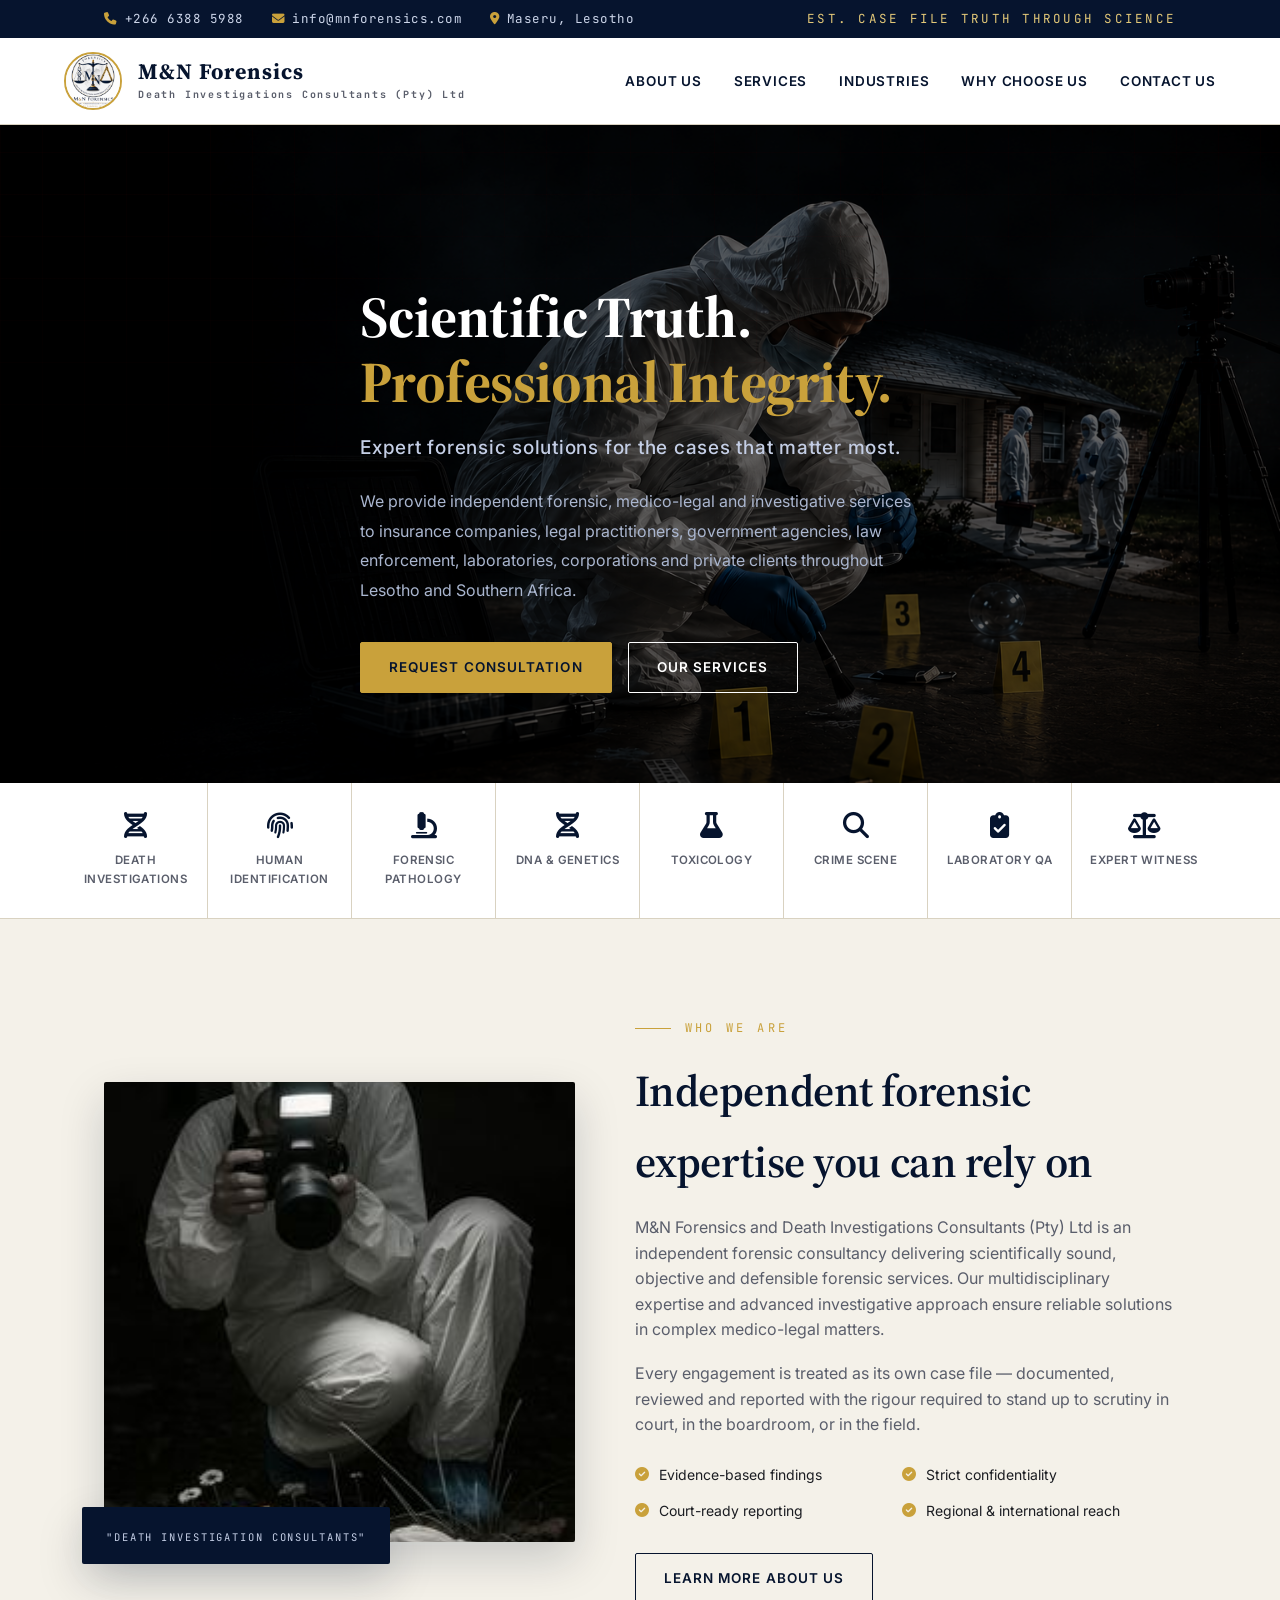
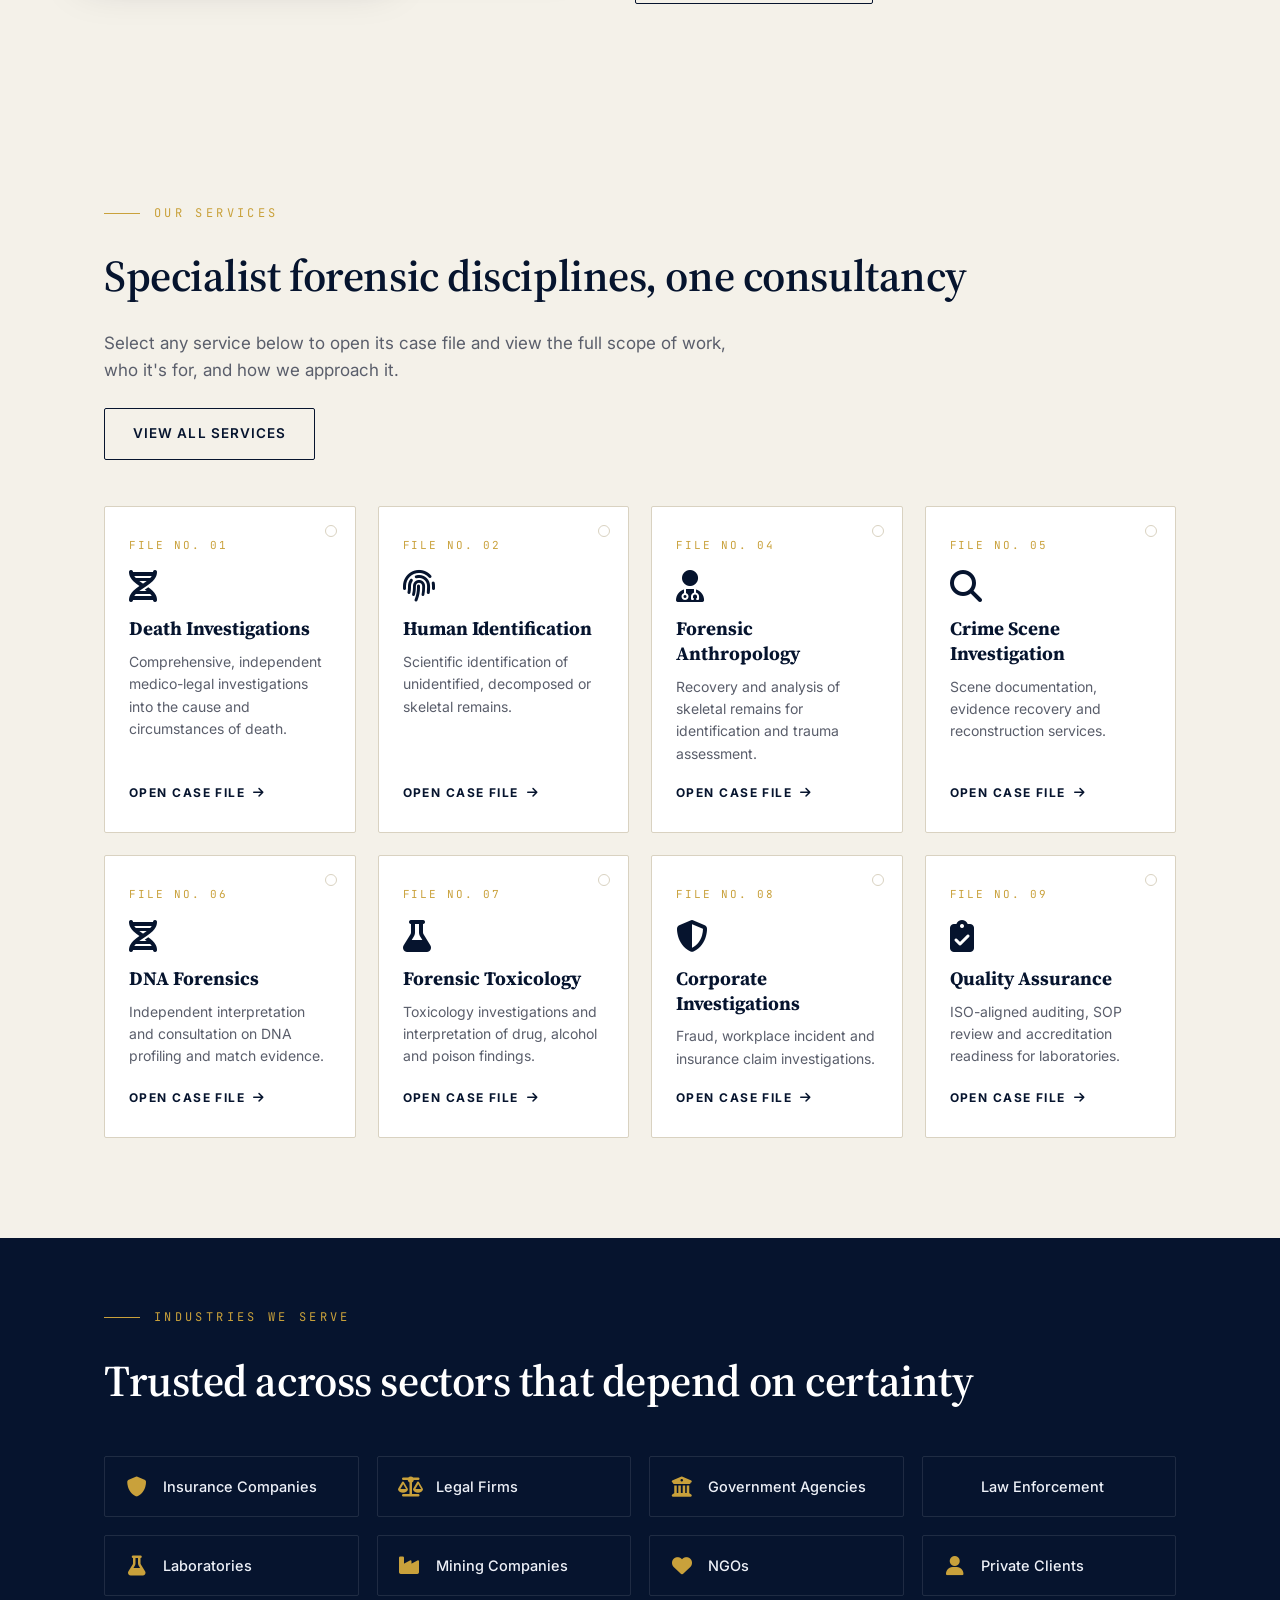
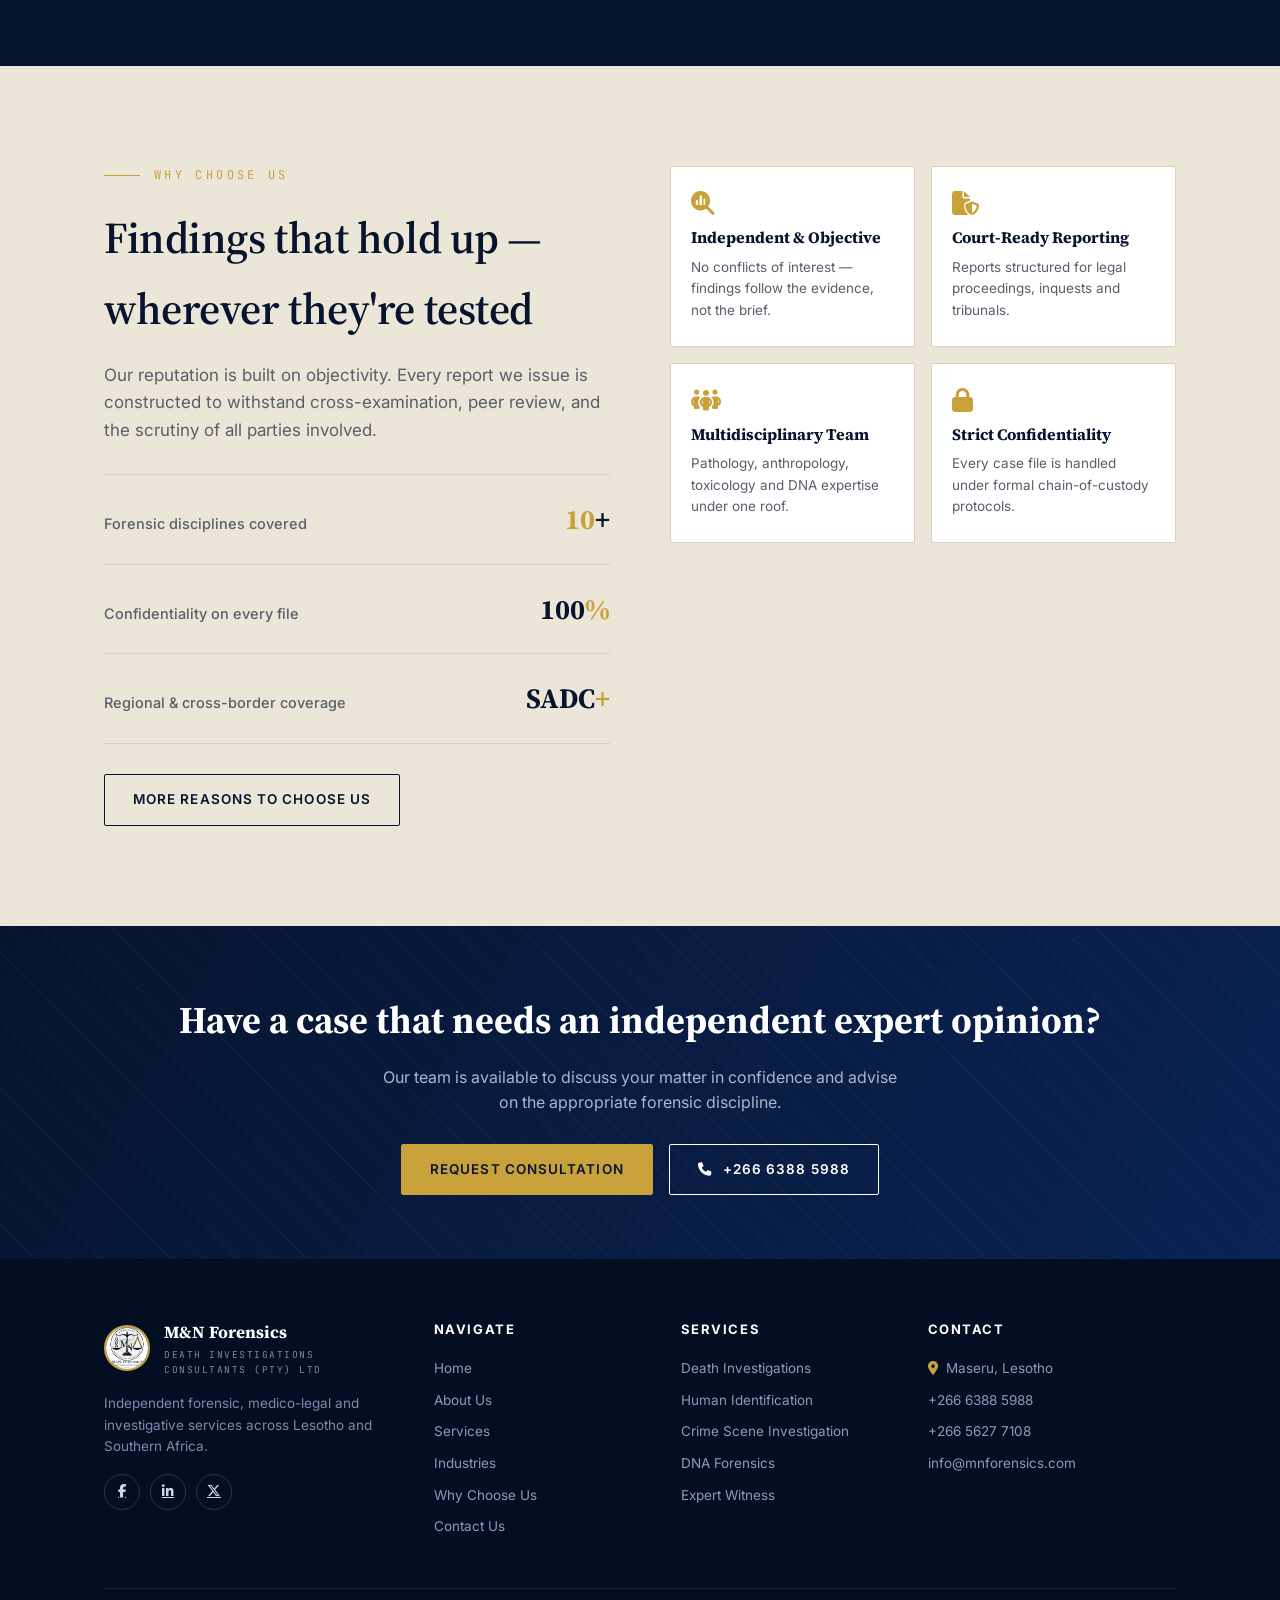
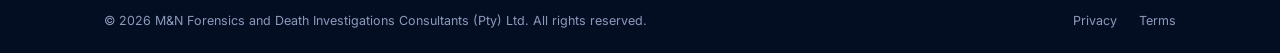
<file: index.html>
<!DOCTYPE html>
<html lang="en">
<head>
<meta charset="UTF-8">
<meta name="viewport" content="width=device-width, initial-scale=1.0">
<title>M&amp;N Forensics &amp; Death Investigations Consultants | Maseru, Lesotho</title>
<meta name="description" content="Independent forensic, medico-legal and investigative services for legal practitioners, insurers, government agencies and private clients across Lesotho and Southern Africa.">

<link rel="stylesheet" href="https://cdnjs.cloudflare.com/ajax/libs/font-awesome/6.5.1/css/all.min.css">
<link rel="stylesheet" href="style.css">
</head>
<body>

<!-- TOP BAR -->
<div class="topbar">
  <div class="container">
    <div class="topbar-left">
      <a href="tel:+26663885988"><i class="fa-solid fa-phone"></i>+266 6388 5988</a>
      <a href="mailto:info@mnforensics.com"><i class="fa-solid fa-envelope"></i>info@mnforensics.com</a>
      <span><i class="fa-solid fa-location-dot"></i>Maseru, Lesotho</span>
    </div>
    <div class="topbar-case">EST. CASE FILE  TRUTH THROUGH SCIENCE</div>
  </div>
</div>

<!-- HEADER -->
<header>
  <div class="nav-wrap">
    <a href="index.html" class="logo">
      <img src="logo1.jpeg" alt="M&amp;N Forensics Logo">
      <div class="logo-text">
        <h1>M&amp;N Forensics</h1>
        <p><b>Death Investigations Consultants (Pty) Ltd</b></p>
      </div>
    </a>

    <nav class="main-nav">
      <ul>
        <li><a href="index.html" class="active"></a></li>
        <li><a href="about.html">About Us</a></li>
        <li><a href="services.html">Services</a></li>
        <li><a href="industries.html">Industries</a></li>
        <li><a href="why-us.html">Why Choose Us</a></li>
        <li><a href="contact.html">Contact Us</a></li>
      </ul>
    </nav>

    <button class="nav-toggle" aria-label="Toggle menu">
      <span></span><span></span><span></span>
    </button>
  </div>
  <div class="nav-overlay"></div>
</header>

<!-- HERO -->
<section class="hero">
  <div class="container">
    <div class="hero-content">
      
      <h2>Scientific Truth.<br><span class="accent">Professional Integrity.</span></h2>
      <h3>Expert forensic solutions for the cases that matter most.</h3>
      <p>
        We provide independent forensic, medico-legal and investigative services to
        insurance companies, legal practitioners, government agencies, law enforcement,
        laboratories, corporations and private clients throughout Lesotho and Southern Africa.
      </p>
      <div class="hero-actions">
        <a href="contact.html" class="btn btn-primary">Request Consultation</a>
        <a href="services.html" class="btn btn-outline">Our Services</a>
      </div>
    </div>
  </div>
</section>

<!-- ICON STRIP -->
<section class="icon-strip">
  <div class="icon-strip-inner">
    <div class="icon-box"><i class="fa-solid fa-dna"></i><p>Death Investigations</p></div>
    <div class="icon-box"><i class="fa-solid fa-fingerprint"></i><p>Human Identification</p></div>
    <div class="icon-box"><i class="fa-solid fa-microscope"></i><p>Forensic Pathology</p></div>
    <div class="icon-box"><i class="fa-solid fa-dna"></i><p>DNA &amp; Genetics</p></div>
    <div class="icon-box"><i class="fa-solid fa-flask"></i><p>Toxicology</p></div>
    <div class="icon-box"><i class="fa-solid fa-magnifying-glass"></i><p>Crime Scene</p></div>
    <div class="icon-box"><i class="fa-solid fa-clipboard-check"></i><p>Laboratory QA</p></div>
    <div class="icon-box"><i class="fa-solid fa-scale-balanced"></i><p>Expert Witness</p></div>
  </div>
</section>

<!-- ABOUT / WHO WE ARE -->
<section class="section">
  <div class="container about reveal">

    <div class="about-media">
      <img src="scene.jfif" alt="Forensic scene investigation" style="width:100%;height:460px;object-fit:cover;border-radius:var(--radius);box-shadow:var(--shadow);">
      <div class="about-media-tag">
       
        <div class="lbl">"Death investigation consultants"</div>
      </div>
    </div>

    <div class="who-we-are">
      <div class="eyebrow">Who We Are</div>
      <h2 class="section-title">Independent forensic expertise you can rely on</h2>
      <p>
        M&amp;N Forensics and Death Investigations Consultants (Pty) Ltd is an independent
        forensic consultancy delivering scientifically sound, objective and defensible
        forensic services. Our multidisciplinary expertise and advanced investigative
        approach ensure reliable solutions in complex medico-legal matters.
      </p>
      <p>
        Every engagement is treated as its own case file — documented, reviewed and
        reported with the rigour required to stand up to scrutiny in court, in the
        boardroom, or in the field.
      </p>

      <div class="pillars">
        <div class="pillar"><i class="fa-solid fa-circle-check"></i> Evidence-based findings</div>
        <div class="pillar"><i class="fa-solid fa-circle-check"></i> Strict confidentiality</div>
        <div class="pillar"><i class="fa-solid fa-circle-check"></i> Court-ready reporting</div>
        <div class="pillar"><i class="fa-solid fa-circle-check"></i> Regional &amp; international reach</div>
      </div>

      <a href="about.html" class="btn btn-outline-dark">Learn More About Us</a>
    </div>

  </div>
</section>

<!-- SERVICES -->
<section class="section services">
  <div class="container">

    <div class="services-head reveal">
      <div>
        <div class="eyebrow">Our Services</div>
        <h2 class="section-title">Specialist forensic disciplines, one consultancy</h2>
        <p class="section-lede">Select any service below to open its case file and view the full scope of work, who it's for, and how we approach it.</p>
      </div>
      <a href="services.html" class="btn btn-outline-dark">View All Services</a>
    </div>

    <div class="services-grid reveal-stagger">

      <div class="service-card" data-service="death-investigations">
        <div class="case-no">File No. 01</div>
        <i class="fa-solid fa-dna"></i>
        <h3>Death Investigations</h3>
        <p>Comprehensive, independent medico-legal investigations into the cause and circumstances of death.</p>
        <div class="open-tag">Open case file <i class="fa-solid fa-arrow-right"></i></div>
      </div>

      <div class="service-card" data-service="human-identification">
        <div class="case-no">File No. 02</div>
        <i class="fa-solid fa-fingerprint"></i>
        <h3>Human Identification</h3>
        <p>Scientific identification of unidentified, decomposed or skeletal remains.</p>
        <div class="open-tag">Open case file <i class="fa-solid fa-arrow-right"></i></div>
      </div>

      <div class="service-card" data-service="forensic-anthropology">
        <div class="case-no">File No. 04</div>
        <i class="fa-solid fa-user-doctor"></i>
        <h3>Forensic Anthropology</h3>
        <p>Recovery and analysis of skeletal remains for identification and trauma assessment.</p>
        <div class="open-tag">Open case file <i class="fa-solid fa-arrow-right"></i></div>
      </div>

      <div class="service-card" data-service="crime-scene">
        <div class="case-no">File No. 05</div>
        <i class="fa-solid fa-magnifying-glass"></i>
        <h3>Crime Scene Investigation</h3>
        <p>Scene documentation, evidence recovery and reconstruction services.</p>
        <div class="open-tag">Open case file <i class="fa-solid fa-arrow-right"></i></div>
      </div>

      <div class="service-card" data-service="dna-forensics">
        <div class="case-no">File No. 06</div>
        <i class="fa-solid fa-dna"></i>
        <h3>DNA Forensics</h3>
        <p>Independent interpretation and consultation on DNA profiling and match evidence.</p>
        <div class="open-tag">Open case file <i class="fa-solid fa-arrow-right"></i></div>
      </div>

      <div class="service-card" data-service="forensic-toxicology">
        <div class="case-no">File No. 07</div>
        <i class="fa-solid fa-flask"></i>
        <h3>Forensic Toxicology</h3>
        <p>Toxicology investigations and interpretation of drug, alcohol and poison findings.</p>
        <div class="open-tag">Open case file <i class="fa-solid fa-arrow-right"></i></div>
      </div>

      <div class="service-card" data-service="corporate-investigations">
        <div class="case-no">File No. 08</div>
        <i class="fa-solid fa-shield-halved"></i>
        <h3>Corporate Investigations</h3>
        <p>Fraud, workplace incident and insurance claim investigations.</p>
        <div class="open-tag">Open case file <i class="fa-solid fa-arrow-right"></i></div>
      </div>

      <div class="service-card" data-service="quality-assurance">
        <div class="case-no">File No. 09</div>
        <i class="fa-solid fa-clipboard-check"></i>
        <h3>Quality Assurance</h3>
        <p>ISO-aligned auditing, SOP review and accreditation readiness for laboratories.</p>
        <div class="open-tag">Open case file <i class="fa-solid fa-arrow-right"></i></div>
      </div>

    </div>
  </div>
</section>

<!-- INDUSTRIES -->
<section class="section--tight section--dark">
  <div class="container reveal">
    <div class="eyebrow">Industries We Serve</div>
    <h2 class="section-title">Trusted across sectors that depend on certainty</h2>

    <div class="industry-grid reveal-stagger">
      <div class="industry"><i class="fa-solid fa-shield"></i> Insurance Companies</div>
      <div class="industry"><i class="fa-solid fa-scale-balanced"></i> Legal Firms</div>
      <div class="industry"><i class="fa-solid fa-building-columns"></i> Government Agencies</div>
      <div class="industry"><i class="fa-solid fa-badge-sheriff"></i> Law Enforcement</div>
      <div class="industry"><i class="fa-solid fa-flask"></i> Laboratories</div>
      <div class="industry"><i class="fa-solid fa-industry"></i> Mining Companies</div>
      <div class="industry"><i class="fa-solid fa-heart"></i> NGOs</div>
      <div class="industry"><i class="fa-solid fa-user"></i> Private Clients</div>
    </div>
  </div>
</section>

<!-- WHY US -->
<section class="section section--paper2">
  <div class="container why-wrap">

    <div class="reveal">
      <div class="eyebrow">Why Choose Us</div>
      <h2 class="section-title">Findings that hold up — wherever they're tested</h2>
      <p class="section-lede" style="margin-bottom:30px;">
        Our reputation is built on objectivity. Every report we issue is constructed to
        withstand cross-examination, peer review, and the scrutiny of all parties involved.
      </p>

      <div class="stat-list">
        <div class="stat-row">
          <span class="stat-label">Forensic disciplines covered</span>
          <span class="stat-value"><span class="gold">10</span>+</span>
        </div>
        <div class="stat-row">
          <span class="stat-label">Confidentiality on every file</span>
          <span class="stat-value">100<span class="gold">%</span></span>
        </div>
        <div class="stat-row">
          <span class="stat-label">Regional &amp; cross-border coverage</span>
          <span class="stat-value">SADC<span class="gold">+</span></span>
        </div>
      </div>

      <a href="why-us.html" class="btn btn-outline-dark" style="margin-top:30px;">More Reasons to Choose Us</a>
    </div>

    <div class="why-grid reveal-stagger">
      <div class="why-card">
        <i class="fa-solid fa-magnifying-glass-chart"></i>
        <h4>Independent &amp; Objective</h4>
        <p>No conflicts of interest — findings follow the evidence, not the brief.</p>
      </div>
      <div class="why-card">
        <i class="fa-solid fa-file-shield"></i>
        <h4>Court-Ready Reporting</h4>
        <p>Reports structured for legal proceedings, inquests and tribunals.</p>
      </div>
      <div class="why-card">
        <i class="fa-solid fa-people-group"></i>
        <h4>Multidisciplinary Team</h4>
        <p>Pathology, anthropology, toxicology and DNA expertise under one roof.</p>
      </div>
      <div class="why-card">
        <i class="fa-solid fa-lock"></i>
        <h4>Strict Confidentiality</h4>
        <p>Every case file is handled under formal chain-of-custody protocols.</p>
      </div>
    </div>

  </div>
</section>

<!-- CTA BAND -->
<section class="cta-band">
  <div class="container cta-band-inner reveal">
    <h2>Have a case that needs an independent expert opinion?</h2>
    <p>Our team is available to discuss your matter in confidence and advise on the appropriate forensic discipline.</p>
    <div class="cta-actions">
      <a href="contact.html" class="btn btn-primary">Request Consultation</a>
      <a href="tel:+26663885988" class="btn btn-outline"><i class="fa-solid fa-phone"></i> +266 6388 5988</a>
    </div>
  </div>
</section>

<!-- FOOTER -->
<footer>
  <div class="container">
    <div class="footer-grid">

      <div>
        <div class="footer-brand">
          <img src="logo1.jpeg" alt="M&amp;N Forensics Logo">
          <div>
            <h3>M&amp;N Forensics</h3>
            <p>DEATH INVESTIGATIONS CONSULTANTS (PTY) LTD</p>
          </div>
        </div>
        <p style="max-width:280px;color:#7c8aab;">
          Independent forensic, medico-legal and investigative services across Lesotho and Southern Africa.
        </p>
        <div class="footer-social">
          <a href="#" aria-label="Facebook"><i class="fa-brands fa-facebook-f"></i></a>
          <a href="#" aria-label="LinkedIn"><i class="fa-brands fa-linkedin-in"></i></a>
          <a href="#" aria-label="X"><i class="fa-brands fa-x-twitter"></i></a>
        </div>
      </div>

      <div class="footer-col">
        <h4>Navigate</h4>
        <ul>
          <li><a href="index(2).html">Home</a></li>
          <li><a href="about.html">About Us</a></li>
          <li><a href="services.html">Services</a></li>
          <li><a href="industries.html">Industries</a></li>
          <li><a href="why-us.html">Why Choose Us</a></li>
          <li><a href="contact.html">Contact Us</a></li>
        </ul>
      </div>

      <div class="footer-col">
        <h4>Services</h4>
        <ul>
          <li><a href="services.html">Death Investigations</a></li>
          <li><a href="services.html">Human Identification</a></li>
          <li><a href="services.html">Crime Scene Investigation</a></li>
          <li><a href="services.html">DNA Forensics</a></li>
          <li><a href="services.html">Expert Witness</a></li>
        </ul>
      </div>

      <div class="footer-col">
        <h4>Contact</h4>
        <ul>
          <li><i class="fa-solid fa-location-dot" style="color:var(--gold);margin-right:8px;"></i>Maseru, Lesotho</li>
          <li><a href="tel:+26663885988">+266 6388 5988</a></li>
          <li><a href="tel:+26656277108">+266 5627 7108</a></li>
          <li><a href="mailto:info@mnforensics.com">info@mnforensics.com</a></li>
        </ul>
      </div>

    </div>

    <div class="footer-bottom">
      <div>&copy; 2026 M&amp;N Forensics and Death Investigations Consultants (Pty) Ltd. All rights reserved.</div>
      <div>
        <a href="contact.html">Privacy</a>
        <a href="contact.html">Terms</a>
      </div>
    </div>
  </div>
</footer>

<script src="script.js"></script>
</body>
</html>
</file>
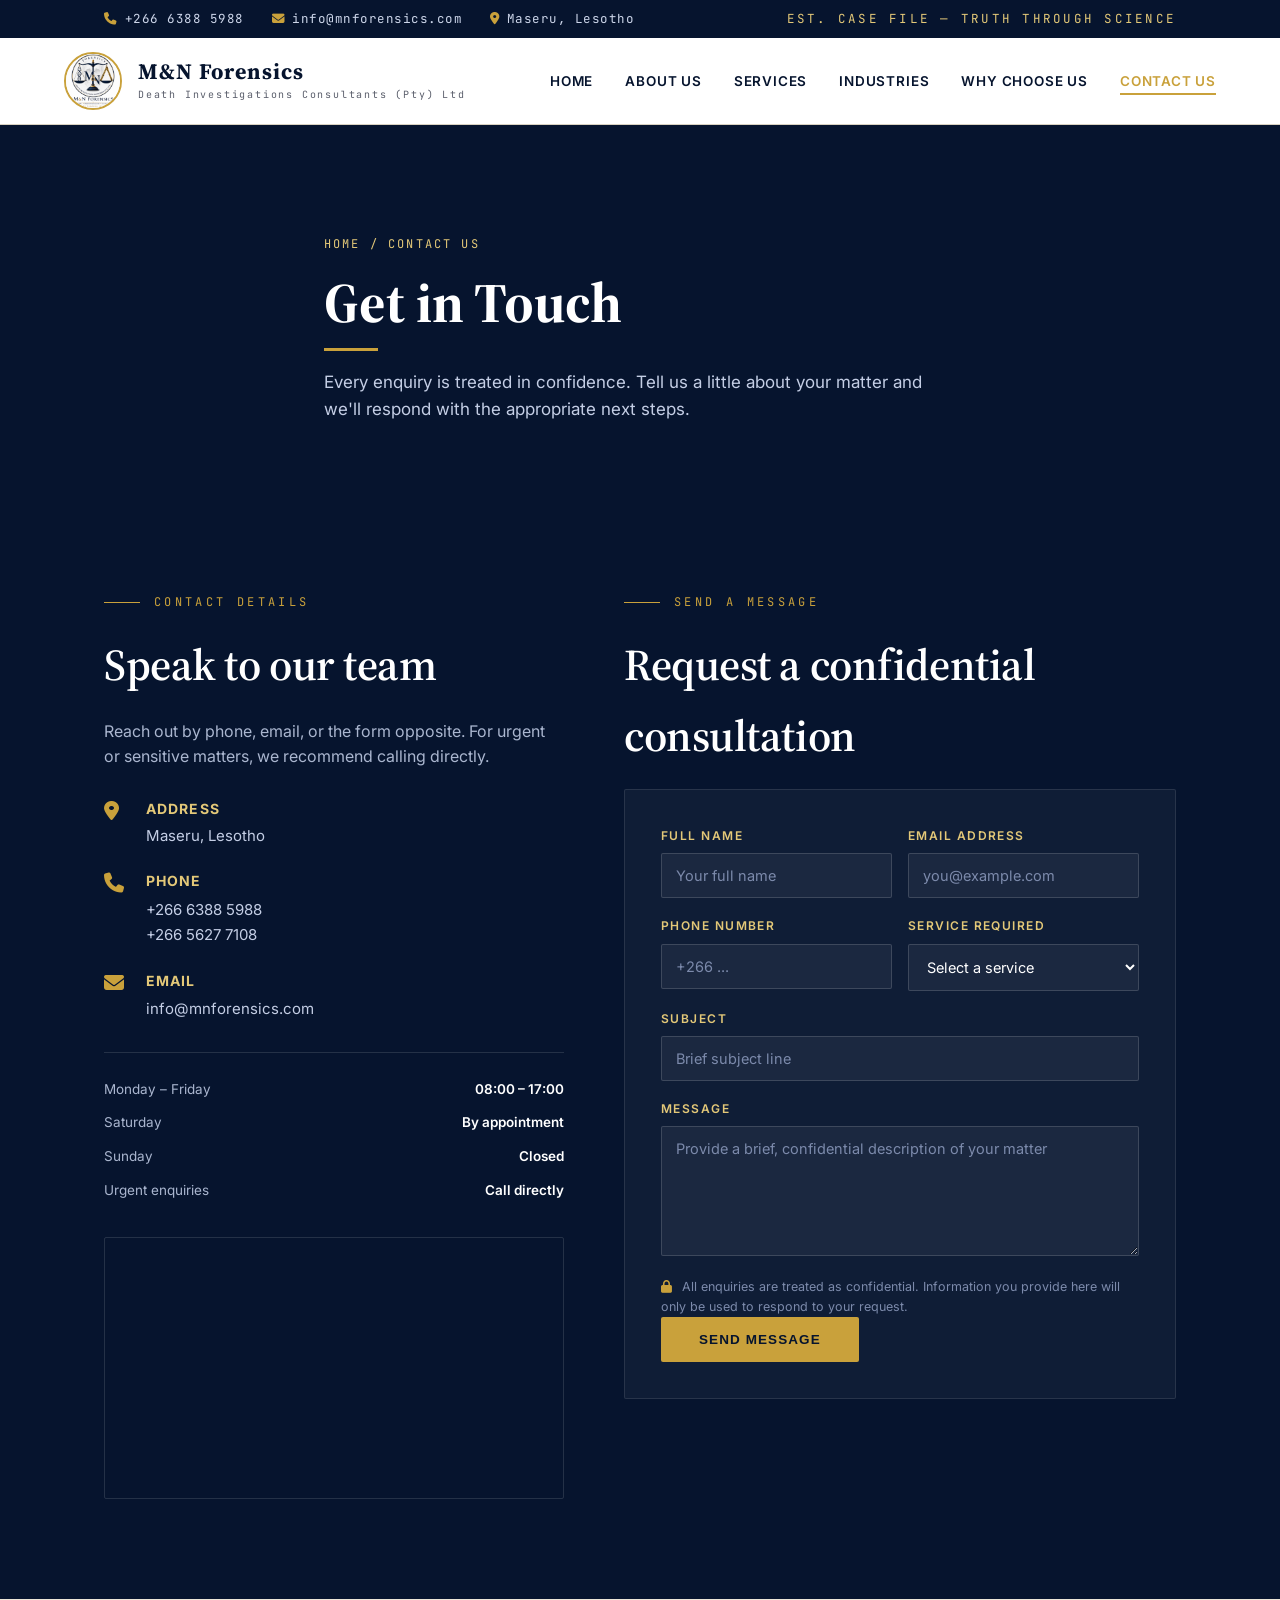
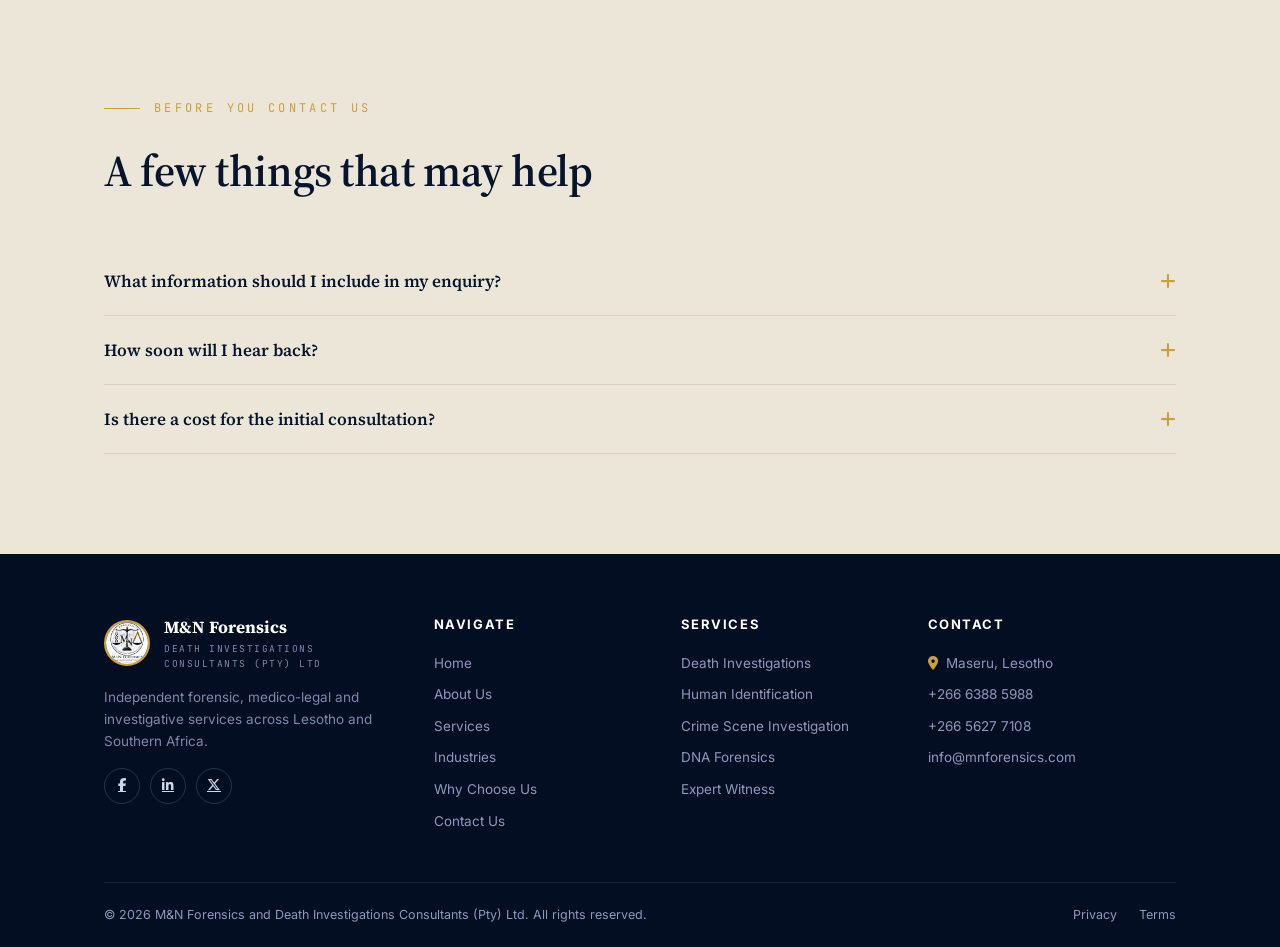
<file: contact.html>
<!DOCTYPE html>
<html lang="en">
<head>
<meta charset="UTF-8">
<meta name="viewport" content="width=device-width, initial-scale=1.0">
<title>Contact Us | M&amp;N Forensics</title>
<meta name="description" content="Contact M&N Forensics and Death Investigations Consultants (Pty) Ltd in Maseru, Lesotho for a confidential consultation.">

<link rel="stylesheet" href="https://cdnjs.cloudflare.com/ajax/libs/font-awesome/6.5.1/css/all.min.css">
<link rel="stylesheet" href="style.css">
</head>
<body>

<!-- TOP BAR -->
<div class="topbar">
  <div class="container">
    <div class="topbar-left">
      <a href="tel:+26663885988"><i class="fa-solid fa-phone"></i>+266 6388 5988</a>
      <a href="mailto:info@mnforensics.com"><i class="fa-solid fa-envelope"></i>info@mnforensics.com</a>
      <span><i class="fa-solid fa-location-dot"></i>Maseru, Lesotho</span>
    </div>
    <div class="topbar-case">EST. CASE FILE — TRUTH THROUGH SCIENCE</div>
  </div>
</div>

<!-- HEADER -->
<header>
  <div class="nav-wrap">
    <a href="index.html" class="logo">
      <img src="logo1.jpeg" alt="M&amp;N Forensics Logo">
      <div class="logo-text">
        <h1>M&amp;N Forensics</h1>
        <p>Death Investigations Consultants (Pty) Ltd</p>
      </div>
    </a>

    <nav class="main-nav">
      <ul>
        <li><a href="index.html">Home</a></li>
        <li><a href="about.html">About Us</a></li>
        <li><a href="services.html">Services</a></li>
        <li><a href="industries.html">Industries</a></li>
        <li><a href="why-us.html">Why Choose Us</a></li>
        <li><a href="contact.html" class="active">Contact Us</a></li>
      </ul>
    </nav>

    <button class="nav-toggle" aria-label="Toggle menu">
      <span></span><span></span><span></span>
    </button>
  </div>
  <div class="nav-overlay"></div>
</header>

<!-- PAGE HERO -->
<section class="page-hero">
  <div class="container page-hero-content">
    <div class="breadcrumb">Home / Contact Us</div>
    <h2>Get in Touch</h2>
    <div class="gold-line"></div>
    <p>
      Every enquiry is treated in confidence. Tell us a little about your matter and
      we'll respond with the appropriate next steps.
    </p>
  </div>
</section>

<!-- CONTACT -->
<section class="section contact">
  <div class="container">
    <div class="contact-wrapper">

      <div class="reveal">
        <div class="eyebrow">Contact Details</div>
        <h2 class="section-title">Speak to our team</h2>
        <p style="color:#aab6cf;max-width:480px;">
          Reach out by phone, email, or the form opposite. For urgent or sensitive
          matters, we recommend calling directly.
        </p>

        <div class="contact-info-list">
          <div class="contact-info-item">
            <i class="fa-solid fa-location-dot"></i>
            <div>
              <h4>Address</h4>
              <p>Maseru, Lesotho</p>
            </div>
          </div>
          <div class="contact-info-item">
            <i class="fa-solid fa-phone"></i>
            <div>
              <h4>Phone</h4>
              <a href="tel:+26663885988">+266 6388 5988</a><br>
              <a href="tel:+26656277108">+266 5627 7108</a>
            </div>
          </div>
          <div class="contact-info-item">
            <i class="fa-solid fa-envelope"></i>
            <div>
              <h4>Email</h4>
              <a href="mailto:info@mnforensics.com">info@mnforensics.com</a>
            </div>
          </div>
        </div>

        <div class="hours-table">
          <div class="hours-row"><span>Monday – Friday</span><span>08:00 – 17:00</span></div>
          <div class="hours-row"><span>Saturday</span><span>By appointment</span></div>
          <div class="hours-row"><span>Sunday</span><span>Closed</span></div>
          <div class="hours-row"><span>Urgent enquiries</span><span>Call directly</span></div>
        </div>

        <div class="map-embed">
          <iframe
            src="https://www.google.com/maps?q=Maseru,Lesotho&output=embed"
            loading="lazy"
            referrerpolicy="no-referrer-when-downgrade"
            title="Map showing Maseru, Lesotho">
          </iframe>
        </div>
      </div>

      <div class="reveal">
        <div class="eyebrow">Send a Message</div>
        <h2 class="section-title">Request a confidential consultation</h2>

        <form class="contact-form">

          <div class="form-success">
            <i class="fa-solid fa-circle-check"></i>
            Thank you — your message has been received. Our team will be in touch shortly.
          </div>

          <div class="form-row">
            <div>
              <label for="fname">Full Name</label>
              <input type="text" id="fname" name="fname" placeholder="Your full name" required>
            </div>
            <div>
              <label for="femail">Email Address</label>
              <input type="email" id="femail" name="femail" placeholder="you@example.com" required>
            </div>
          </div>

          <div class="form-row">
            <div>
              <label for="fphone">Phone Number</label>
              <input type="tel" id="fphone" name="fphone" placeholder="+266 ...">
            </div>
            <div>
              <label for="fservice">Service Required</label>
              <select id="fservice" name="fservice">
                <option value="">Select a service</option>
                <option>Death Investigations</option>
                <option>Human Identification</option>
                <option>Forensic Pathology Consultation</option>
                <option>Forensic Anthropology</option>
                <option>Crime Scene Investigation</option>
                <option>DNA Forensics</option>
                <option>Forensic Toxicology</option>
                <option>Corporate &amp; Insurance Investigations</option>
                <option>Laboratory Quality Assurance</option>
                <option>Expert Witness &amp; Court Testimony</option>
                <option>Not sure / Other</option>
              </select>
            </div>
          </div>

          <label for="fsubject">Subject</label>
          <input type="text" id="fsubject" name="fsubject" placeholder="Brief subject line" required>

          <label for="fmessage">Message</label>
          <textarea id="fmessage" name="fmessage" rows="6" placeholder="Provide a brief, confidential description of your matter" required></textarea>

          <p class="form-note">
            <i class="fa-solid fa-lock" style="color:var(--gold);margin-right:6px;"></i>
            All enquiries are treated as confidential. Information you provide here will only be used to respond to your request.
          </p>

          <button type="submit">Send Message</button>
        </form>
      </div>

    </div>
  </div>
</section>

<!-- FAQ -->
<section class="section section--paper2">
  <div class="container reveal">
    <div class="eyebrow">Before You Contact Us</div>
    <h2 class="section-title">A few things that may help</h2>

    <div class="faq-list">
      <div class="faq-item">
        <button class="faq-q">
          What information should I include in my enquiry?
          <i class="fa-solid fa-plus"></i>
        </button>
        <div class="faq-a">
          <div class="faq-a-inner">
            A brief outline of the matter, the discipline you believe is relevant (if known),
            and any deadlines you're working towards. You don't need to share sensitive
            documents at this stage — we'll advise on next steps first.
          </div>
        </div>
      </div>

      <div class="faq-item">
        <button class="faq-q">
          How soon will I hear back?
          <i class="fa-solid fa-plus"></i>
        </button>
        <div class="faq-a">
          <div class="faq-a-inner">
            We aim to respond to all enquiries within one to two working days. For urgent
            matters, please call us directly using the numbers above.
          </div>
        </div>
      </div>

      <div class="faq-item">
        <button class="faq-q">
          Is there a cost for the initial consultation?
          <i class="fa-solid fa-plus"></i>
        </button>
        <div class="faq-a">
          <div class="faq-a-inner">
            The initial discussion to understand your matter and confirm whether we can
            assist is free of charge. Should the matter proceed, we'll provide a clear
            scope and fee estimate before any work begins.
          </div>
        </div>
      </div>
    </div>
  </div>
</section>

<!-- FOOTER -->
<footer>
  <div class="container">
    <div class="footer-grid">

      <div>
        <div class="footer-brand">
          <img src="logo1.jpeg" alt="M&amp;N Forensics Logo">
          <div>
            <h3>M&amp;N Forensics</h3>
            <p>DEATH INVESTIGATIONS CONSULTANTS (PTY) LTD</p>
          </div>
        </div>
        <p style="max-width:280px;color:#7c8aab;">
          Independent forensic, medico-legal and investigative services across Lesotho and Southern Africa.
        </p>
        <div class="footer-social">
          <a href="#" aria-label="Facebook"><i class="fa-brands fa-facebook-f"></i></a>
          <a href="#" aria-label="LinkedIn"><i class="fa-brands fa-linkedin-in"></i></a>
          <a href="#" aria-label="X"><i class="fa-brands fa-x-twitter"></i></a>
        </div>
      </div>

      <div class="footer-col">
        <h4>Navigate</h4>
        <ul>
          <li><a href="index.html">Home</a></li>
          <li><a href="about.html">About Us</a></li>
          <li><a href="services.html">Services</a></li>
          <li><a href="industries.html">Industries</a></li>
          <li><a href="why-us.html">Why Choose Us</a></li>
          <li><a href="contact.html">Contact Us</a></li>
        </ul>
      </div>

      <div class="footer-col">
        <h4>Services</h4>
        <ul>
          <li><a href="services.html">Death Investigations</a></li>
          <li><a href="services.html">Human Identification</a></li>
          <li><a href="services.html">Crime Scene Investigation</a></li>
          <li><a href="services.html">DNA Forensics</a></li>
          <li><a href="services.html">Expert Witness</a></li>
        </ul>
      </div>

      <div class="footer-col">
        <h4>Contact</h4>
        <ul>
          <li><i class="fa-solid fa-location-dot" style="color:var(--gold);margin-right:8px;"></i>Maseru, Lesotho</li>
          <li><a href="tel:+26663885988">+266 6388 5988</a></li>
          <li><a href="tel:+26656277108">+266 5627 7108</a></li>
          <li><a href="mailto:info@mnforensics.com">info@mnforensics.com</a></li>
        </ul>
      </div>

    </div>

    <div class="footer-bottom">
      <div>&copy; 2026 M&amp;N Forensics and Death Investigations Consultants (Pty) Ltd. All rights reserved.</div>
      <div>
        <a href="contact.html">Privacy</a>
        <a href="contact.html">Terms</a>
      </div>
    </div>
  </div>
</footer>

<script src="script.js"></script>
</body>
</html>
</file>
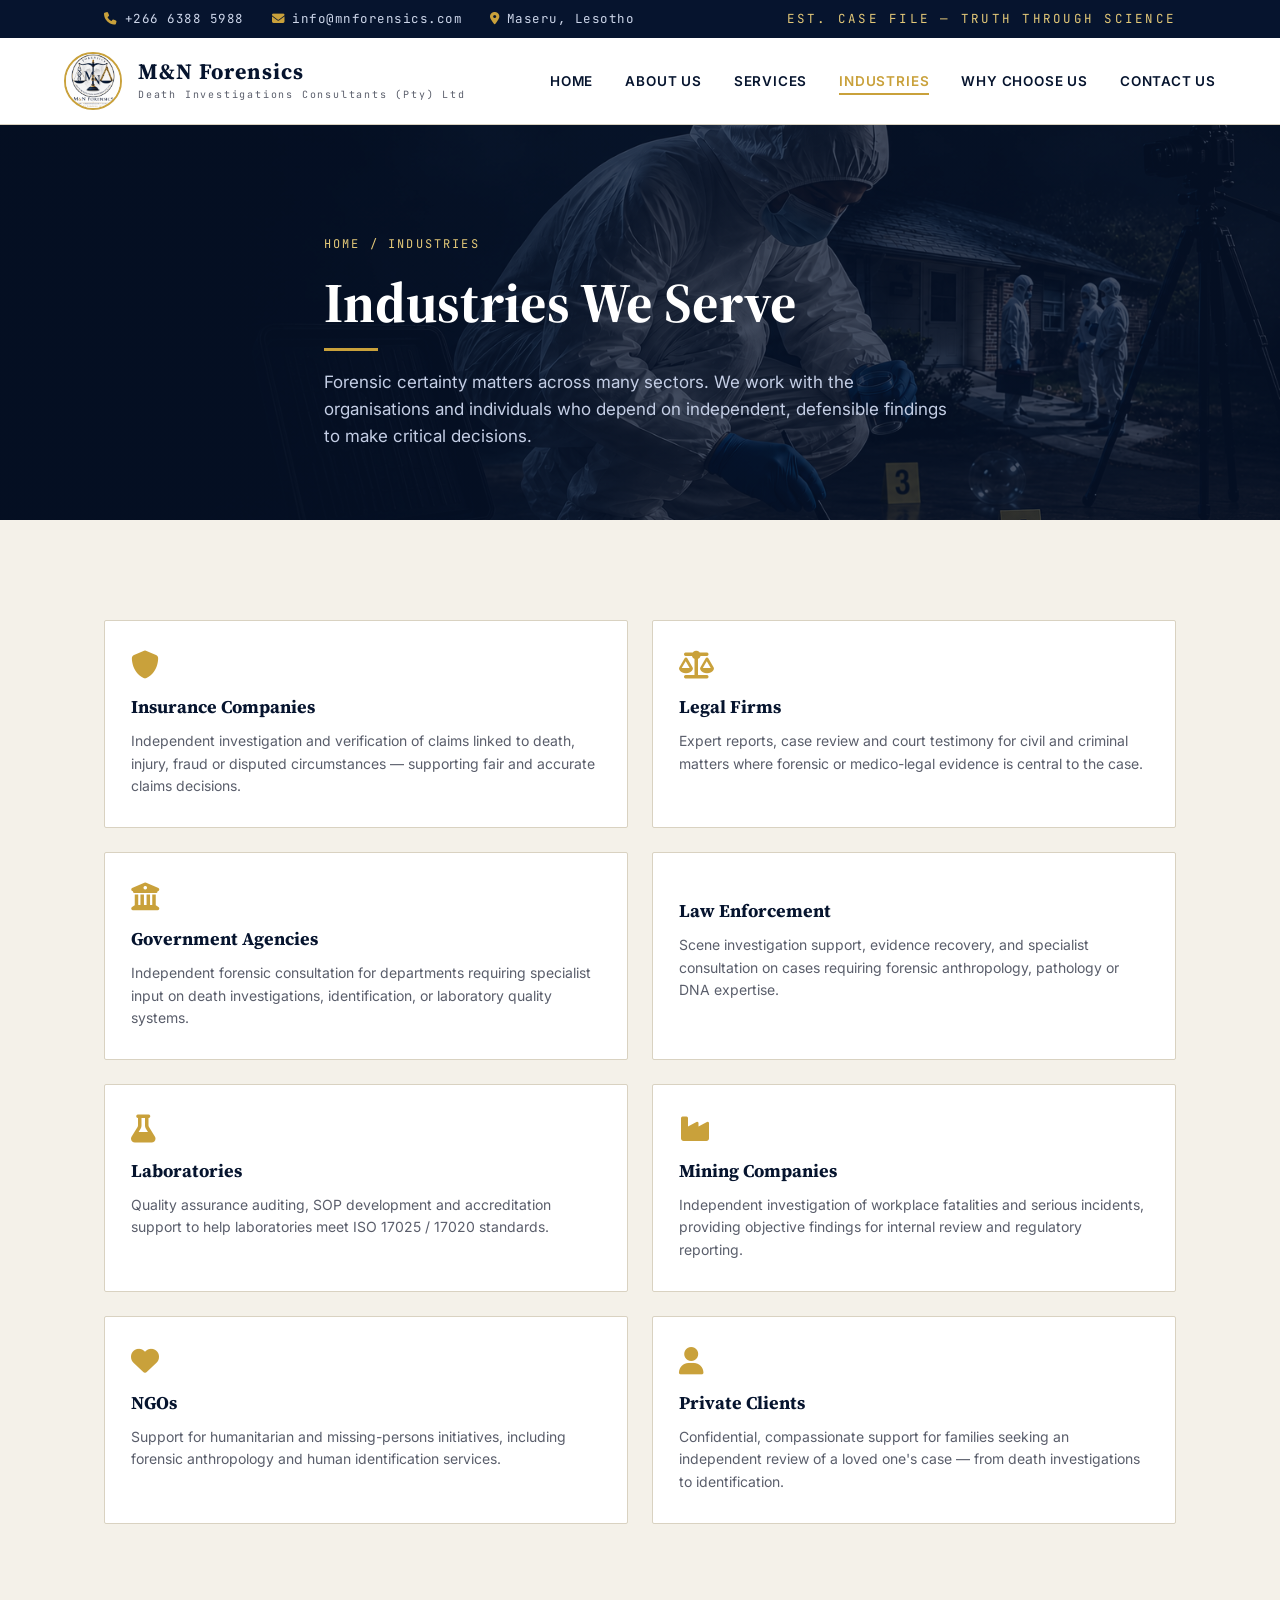
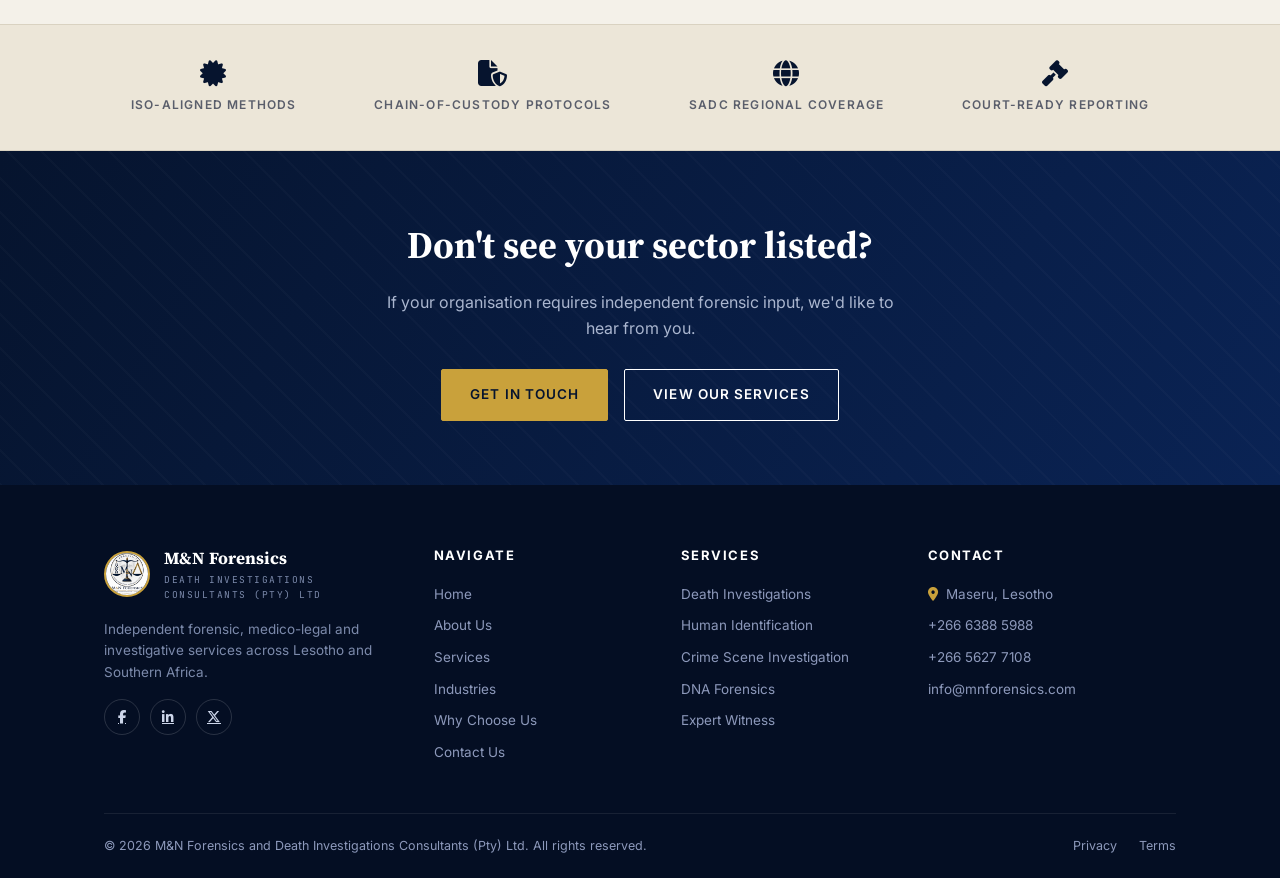
<file: industries (1).html>
<!DOCTYPE html>
<html lang="en">
<head>
<meta charset="UTF-8">
<meta name="viewport" content="width=device-width, initial-scale=1.0">
<title>Industries We Serve | M&amp;N Forensics</title>
<meta name="description" content="M&N Forensics provides independent forensic services to insurance companies, legal firms, government agencies, law enforcement, laboratories, mining companies, NGOs and private clients.">

<link rel="stylesheet" href="https://cdnjs.cloudflare.com/ajax/libs/font-awesome/6.5.1/css/all.min.css">
<link rel="stylesheet" href="style.css">
</head>
<body>

<!-- TOP BAR -->
<div class="topbar">
  <div class="container">
    <div class="topbar-left">
      <a href="tel:+26663885988"><i class="fa-solid fa-phone"></i>+266 6388 5988</a>
      <a href="mailto:info@mnforensics.com"><i class="fa-solid fa-envelope"></i>info@mnforensics.com</a>
      <span><i class="fa-solid fa-location-dot"></i>Maseru, Lesotho</span>
    </div>
    <div class="topbar-case">EST. CASE FILE — TRUTH THROUGH SCIENCE</div>
  </div>
</div>

<!-- HEADER -->
<header>
  <div class="nav-wrap">
    <a href="index.html" class="logo">
      <img src="logo1.jpeg" alt="M&amp;N Forensics Logo">
      <div class="logo-text">
        <h1>M&amp;N Forensics</h1>
        <p>Death Investigations Consultants (Pty) Ltd</p>
      </div>
    </a>

    <nav class="main-nav">
      <ul>
        <li><a href="index.html">Home</a></li>
        <li><a href="about.html">About Us</a></li>
        <li><a href="services.html">Services</a></li>
        <li><a href="industries.html" class="active">Industries</a></li>
        <li><a href="why-us.html">Why Choose Us</a></li>
        <li><a href="contact.html">Contact Us</a></li>
      </ul>
    </nav>

    <button class="nav-toggle" aria-label="Toggle menu">
      <span></span><span></span><span></span>
    </button>
  </div>
  <div class="nav-overlay"></div>
</header>

<!-- PAGE HERO -->
<section class="page-hero" style="background:linear-gradient(rgba(6,20,46,.74),rgba(6,20,46,.74)),url('forensic.png') center/cover no-repeat;">
  <div class="container page-hero-content">
    <div class="breadcrumb">Home / Industries</div>
    <h2>Industries We Serve</h2>
    <div class="gold-line"></div>
    <p>
      Forensic certainty matters across many sectors. We work with the organisations
      and individuals who depend on independent, defensible findings to make
      critical decisions.
    </p>
  </div>
</section>

<!-- INDUSTRY DETAIL CARDS -->
<section class="section">
  <div class="container reveal-stagger" style="display:grid;grid-template-columns:repeat(2,1fr);gap:24px;">

    <div class="value-card">
      <i class="fa-solid fa-shield"></i>
      <h4>Insurance Companies</h4>
      <p>Independent investigation and verification of claims linked to death, injury, fraud or disputed circumstances — supporting fair and accurate claims decisions.</p>
    </div>

    <div class="value-card">
      <i class="fa-solid fa-scale-balanced"></i>
      <h4>Legal Firms</h4>
      <p>Expert reports, case review and court testimony for civil and criminal matters where forensic or medico-legal evidence is central to the case.</p>
    </div>

    <div class="value-card">
      <i class="fa-solid fa-building-columns"></i>
      <h4>Government Agencies</h4>
      <p>Independent forensic consultation for departments requiring specialist input on death investigations, identification, or laboratory quality systems.</p>
    </div>

    <div class="value-card">
      <i class="fa-solid fa-badge-sheriff"></i>
      <h4>Law Enforcement</h4>
      <p>Scene investigation support, evidence recovery, and specialist consultation on cases requiring forensic anthropology, pathology or DNA expertise.</p>
    </div>

    <div class="value-card">
      <i class="fa-solid fa-flask"></i>
      <h4>Laboratories</h4>
      <p>Quality assurance auditing, SOP development and accreditation support to help laboratories meet ISO 17025 / 17020 standards.</p>
    </div>

    <div class="value-card">
      <i class="fa-solid fa-industry"></i>
      <h4>Mining Companies</h4>
      <p>Independent investigation of workplace fatalities and serious incidents, providing objective findings for internal review and regulatory reporting.</p>
    </div>

    <div class="value-card">
      <i class="fa-solid fa-heart"></i>
      <h4>NGOs</h4>
      <p>Support for humanitarian and missing-persons initiatives, including forensic anthropology and human identification services.</p>
    </div>

    <div class="value-card">
      <i class="fa-solid fa-user"></i>
      <h4>Private Clients</h4>
      <p>Confidential, compassionate support for families seeking an independent review of a loved one's case — from death investigations to identification.</p>
    </div>

  </div>
</section>

<!-- ACCREDITATION / STANDARDS STRIP -->
<section class="accred-strip">
  <div class="container">
    <div class="accred-item"><i class="fa-solid fa-certificate"></i> ISO-Aligned Methods</div>
    <div class="accred-item"><i class="fa-solid fa-file-shield"></i> Chain-of-Custody Protocols</div>
    <div class="accred-item"><i class="fa-solid fa-globe"></i> SADC Regional Coverage</div>
    <div class="accred-item"><i class="fa-solid fa-gavel"></i> Court-Ready Reporting</div>
  </div>
</section>

<!-- CTA -->
<section class="cta-band">
  <div class="container cta-band-inner reveal">
    <h2>Don't see your sector listed?</h2>
    <p>If your organisation requires independent forensic input, we'd like to hear from you.</p>
    <div class="cta-actions">
      <a href="contact.html" class="btn btn-primary">Get In Touch</a>
      <a href="services.html" class="btn btn-outline">View Our Services</a>
    </div>
  </div>
</section>

<!-- FOOTER -->
<footer>
  <div class="container">
    <div class="footer-grid">

      <div>
        <div class="footer-brand">
          <img src="logo1.jpeg" alt="M&amp;N Forensics Logo">
          <div>
            <h3>M&amp;N Forensics</h3>
            <p>DEATH INVESTIGATIONS CONSULTANTS (PTY) LTD</p>
          </div>
        </div>
        <p style="max-width:280px;color:#7c8aab;">
          Independent forensic, medico-legal and investigative services across Lesotho and Southern Africa.
        </p>
        <div class="footer-social">
          <a href="#" aria-label="Facebook"><i class="fa-brands fa-facebook-f"></i></a>
          <a href="#" aria-label="LinkedIn"><i class="fa-brands fa-linkedin-in"></i></a>
          <a href="#" aria-label="X"><i class="fa-brands fa-x-twitter"></i></a>
        </div>
      </div>

      <div class="footer-col">
        <h4>Navigate</h4>
        <ul>
          <li><a href="index.html">Home</a></li>
          <li><a href="about.html">About Us</a></li>
          <li><a href="services.html">Services</a></li>
          <li><a href="industries.html">Industries</a></li>
          <li><a href="why-us.html">Why Choose Us</a></li>
          <li><a href="contact.html">Contact Us</a></li>
        </ul>
      </div>

      <div class="footer-col">
        <h4>Services</h4>
        <ul>
          <li><a href="services.html">Death Investigations</a></li>
          <li><a href="services.html">Human Identification</a></li>
          <li><a href="services.html">Crime Scene Investigation</a></li>
          <li><a href="services.html">DNA Forensics</a></li>
          <li><a href="services.html">Expert Witness</a></li>
        </ul>
      </div>

      <div class="footer-col">
        <h4>Contact</h4>
        <ul>
          <li><i class="fa-solid fa-location-dot" style="color:var(--gold);margin-right:8px;"></i>Maseru, Lesotho</li>
          <li><a href="tel:+26663885988">+266 6388 5988</a></li>
          <li><a href="tel:+26656277108">+266 5627 7108</a></li>
          <li><a href="mailto:info@mnforensics.com">info@mnforensics.com</a></li>
        </ul>
      </div>

    </div>

    <div class="footer-bottom">
      <div>&copy; 2026 M&amp;N Forensics and Death Investigations Consultants (Pty) Ltd. All rights reserved.</div>
      <div>
        <a href="contact.html">Privacy</a>
        <a href="contact.html">Terms</a>
      </div>
    </div>
  </div>
</footer>

<script src="script.js"></script>
</body>
</html>
</file>
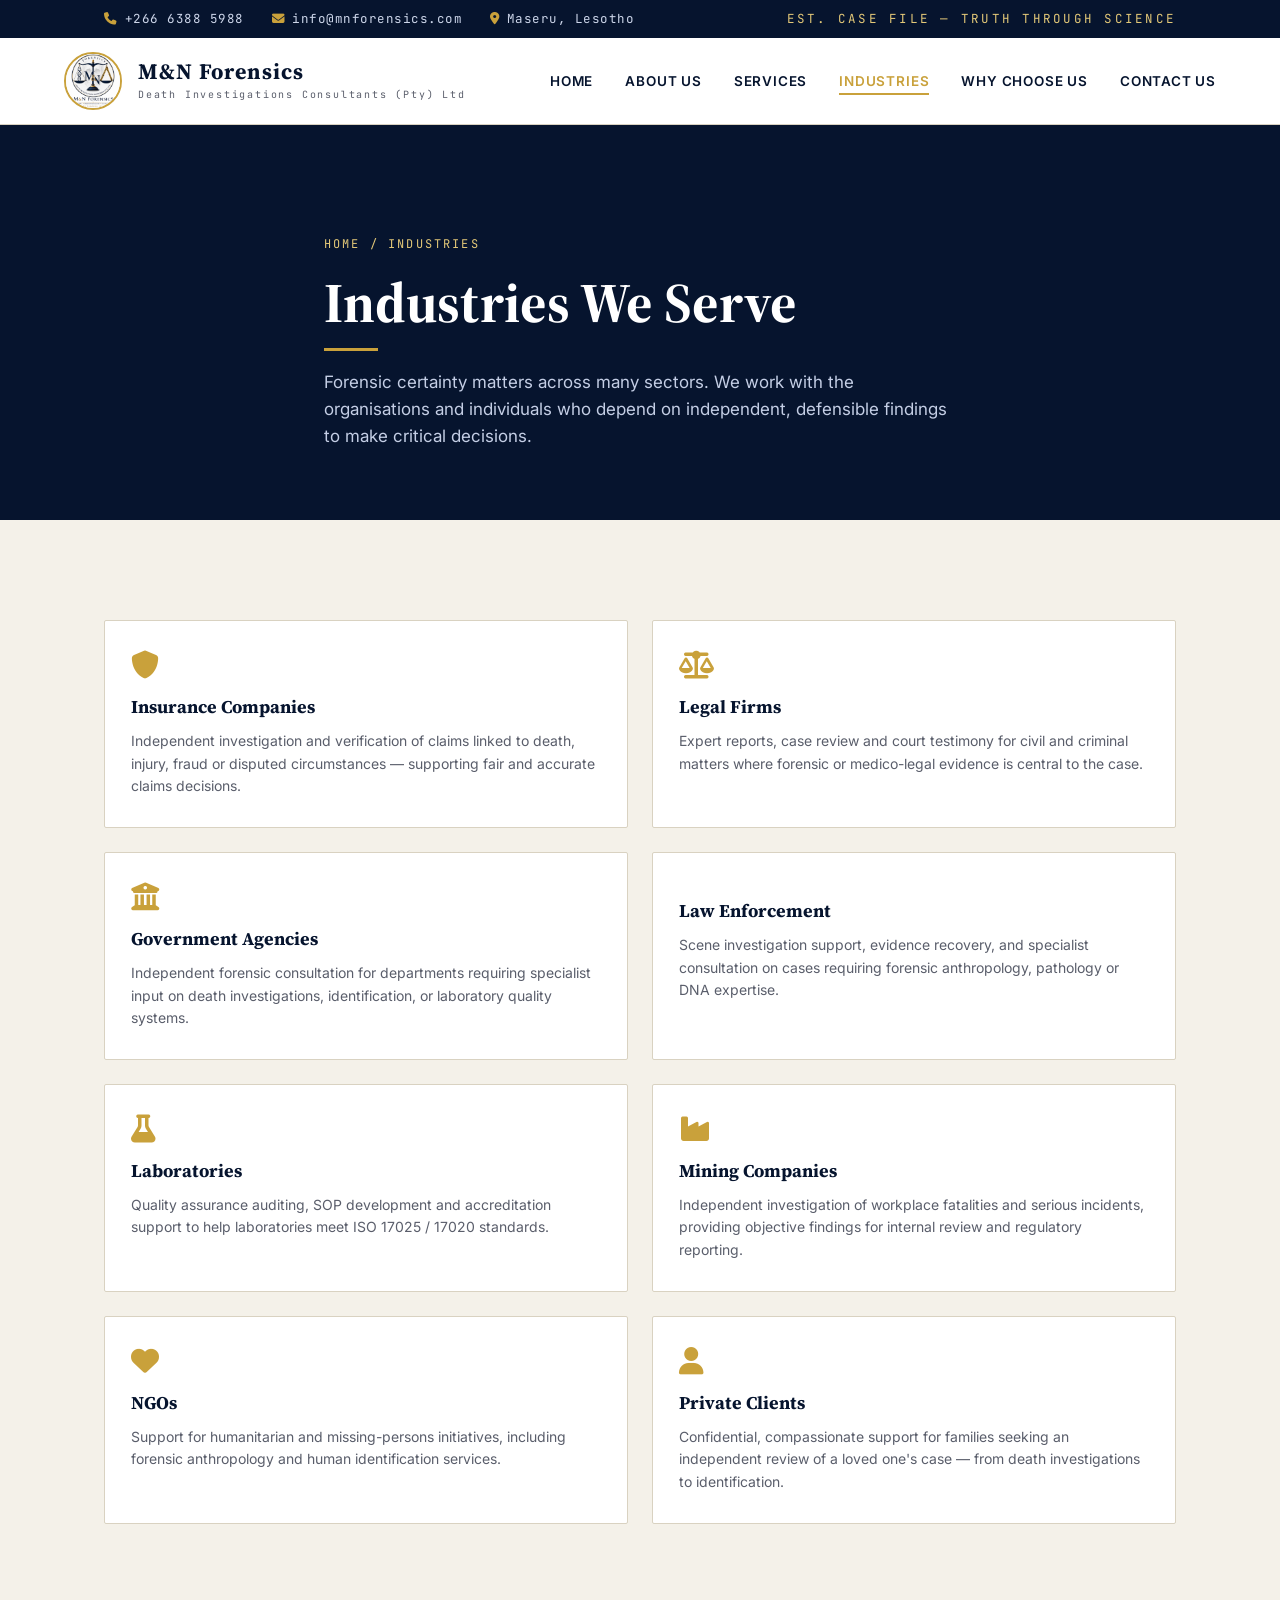
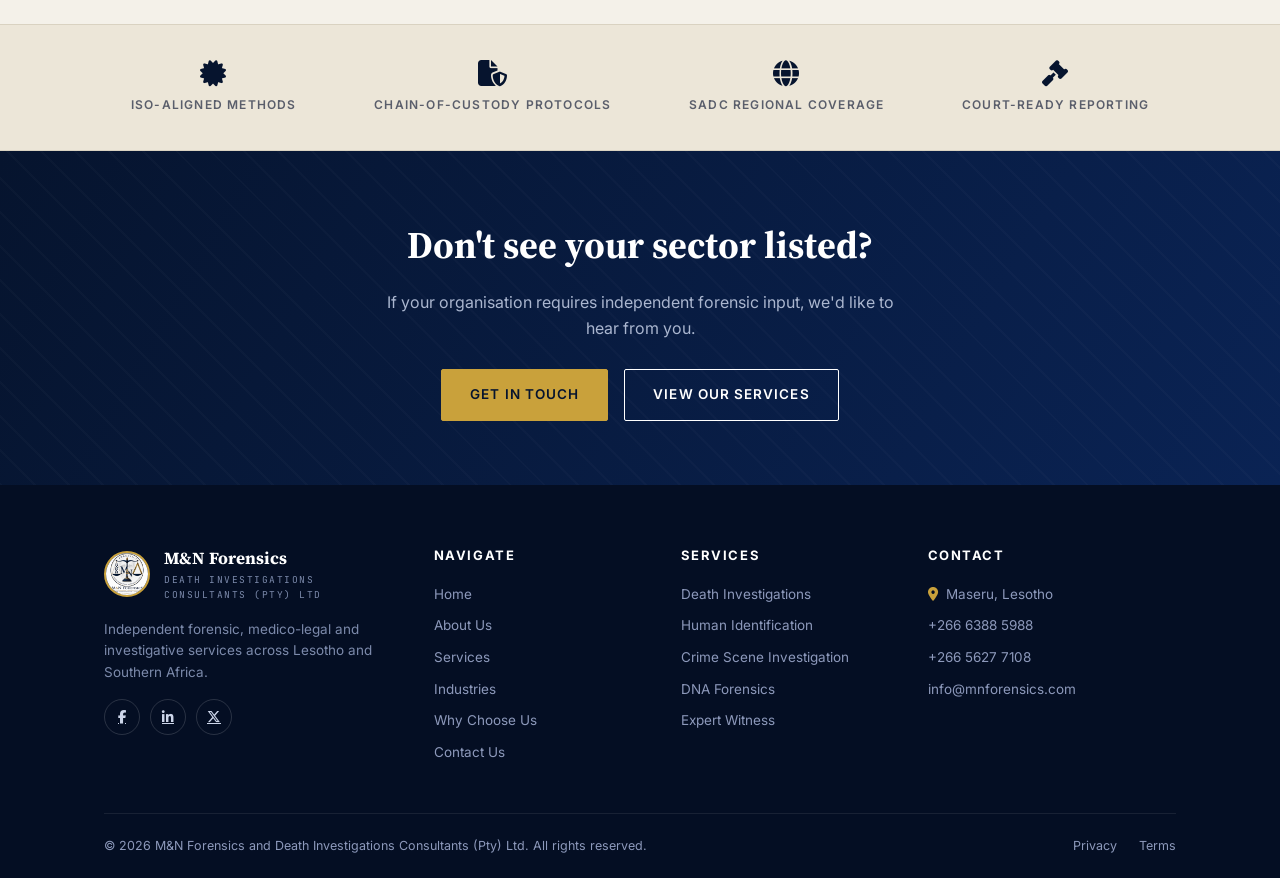
<file: industries.html>
<!DOCTYPE html>
<html lang="en">
<head>
<meta charset="UTF-8">
<meta name="viewport" content="width=device-width, initial-scale=1.0">
<title>Industries We Serve | M&amp;N Forensics</title>
<meta name="description" content="M&N Forensics provides independent forensic services to insurance companies, legal firms, government agencies, law enforcement, laboratories, mining companies, NGOs and private clients.">

<link rel="stylesheet" href="https://cdnjs.cloudflare.com/ajax/libs/font-awesome/6.5.1/css/all.min.css">
<link rel="stylesheet" href="style.css">
</head>
<body>

<!-- TOP BAR -->
<div class="topbar">
  <div class="container">
    <div class="topbar-left">
      <a href="tel:+26663885988"><i class="fa-solid fa-phone"></i>+266 6388 5988</a>
      <a href="mailto:info@mnforensics.com"><i class="fa-solid fa-envelope"></i>info@mnforensics.com</a>
      <span><i class="fa-solid fa-location-dot"></i>Maseru, Lesotho</span>
    </div>
    <div class="topbar-case">EST. CASE FILE — TRUTH THROUGH SCIENCE</div>
  </div>
</div>

<!-- HEADER -->
<header>
  <div class="nav-wrap">
    <a href="index.html" class="logo">
      <img src="logo1.jpeg" alt="M&amp;N Forensics Logo">
      <div class="logo-text">
        <h1>M&amp;N Forensics</h1>
        <p>Death Investigations Consultants (Pty) Ltd</p>
      </div>
    </a>

    <nav class="main-nav">
      <ul>
        <li><a href="index.html">Home</a></li>
        <li><a href="about.html">About Us</a></li>
        <li><a href="services.html">Services</a></li>
        <li><a href="industries.html" class="active">Industries</a></li>
        <li><a href="why-us.html">Why Choose Us</a></li>
        <li><a href="contact.html">Contact Us</a></li>
      </ul>
    </nav>

    <button class="nav-toggle" aria-label="Toggle menu">
      <span></span><span></span><span></span>
    </button>
  </div>
  <div class="nav-overlay"></div>
</header>

<!-- PAGE HERO -->
<section class="page-hero">
  <div class="container page-hero-content">
    <div class="breadcrumb">Home / Industries</div>
    <h2>Industries We Serve</h2>
    <div class="gold-line"></div>
    <p>
      Forensic certainty matters across many sectors. We work with the organisations
      and individuals who depend on independent, defensible findings to make
      critical decisions.
    </p>
  </div>
</section>

<!-- INDUSTRY DETAIL CARDS -->
<section class="section">
  <div class="container reveal-stagger" style="display:grid;grid-template-columns:repeat(2,1fr);gap:24px;">

    <div class="value-card">
      <i class="fa-solid fa-shield"></i>
      <h4>Insurance Companies</h4>
      <p>Independent investigation and verification of claims linked to death, injury, fraud or disputed circumstances — supporting fair and accurate claims decisions.</p>
    </div>

    <div class="value-card">
      <i class="fa-solid fa-scale-balanced"></i>
      <h4>Legal Firms</h4>
      <p>Expert reports, case review and court testimony for civil and criminal matters where forensic or medico-legal evidence is central to the case.</p>
    </div>

    <div class="value-card">
      <i class="fa-solid fa-building-columns"></i>
      <h4>Government Agencies</h4>
      <p>Independent forensic consultation for departments requiring specialist input on death investigations, identification, or laboratory quality systems.</p>
    </div>

    <div class="value-card">
      <i class="fa-solid fa-badge-sheriff"></i>
      <h4>Law Enforcement</h4>
      <p>Scene investigation support, evidence recovery, and specialist consultation on cases requiring forensic anthropology, pathology or DNA expertise.</p>
    </div>

    <div class="value-card">
      <i class="fa-solid fa-flask"></i>
      <h4>Laboratories</h4>
      <p>Quality assurance auditing, SOP development and accreditation support to help laboratories meet ISO 17025 / 17020 standards.</p>
    </div>

    <div class="value-card">
      <i class="fa-solid fa-industry"></i>
      <h4>Mining Companies</h4>
      <p>Independent investigation of workplace fatalities and serious incidents, providing objective findings for internal review and regulatory reporting.</p>
    </div>

    <div class="value-card">
      <i class="fa-solid fa-heart"></i>
      <h4>NGOs</h4>
      <p>Support for humanitarian and missing-persons initiatives, including forensic anthropology and human identification services.</p>
    </div>

    <div class="value-card">
      <i class="fa-solid fa-user"></i>
      <h4>Private Clients</h4>
      <p>Confidential, compassionate support for families seeking an independent review of a loved one's case — from death investigations to identification.</p>
    </div>

  </div>
</section>

<!-- ACCREDITATION / STANDARDS STRIP -->
<section class="accred-strip">
  <div class="container">
    <div class="accred-item"><i class="fa-solid fa-certificate"></i> ISO-Aligned Methods</div>
    <div class="accred-item"><i class="fa-solid fa-file-shield"></i> Chain-of-Custody Protocols</div>
    <div class="accred-item"><i class="fa-solid fa-globe"></i> SADC Regional Coverage</div>
    <div class="accred-item"><i class="fa-solid fa-gavel"></i> Court-Ready Reporting</div>
  </div>
</section>

<!-- CTA -->
<section class="cta-band">
  <div class="container cta-band-inner reveal">
    <h2>Don't see your sector listed?</h2>
    <p>If your organisation requires independent forensic input, we'd like to hear from you.</p>
    <div class="cta-actions">
      <a href="contact.html" class="btn btn-primary">Get In Touch</a>
      <a href="services.html" class="btn btn-outline">View Our Services</a>
    </div>
  </div>
</section>

<!-- FOOTER -->
<footer>
  <div class="container">
    <div class="footer-grid">

      <div>
        <div class="footer-brand">
          <img src="logo1.jpeg" alt="M&amp;N Forensics Logo">
          <div>
            <h3>M&amp;N Forensics</h3>
            <p>DEATH INVESTIGATIONS CONSULTANTS (PTY) LTD</p>
          </div>
        </div>
        <p style="max-width:280px;color:#7c8aab;">
          Independent forensic, medico-legal and investigative services across Lesotho and Southern Africa.
        </p>
        <div class="footer-social">
          <a href="#" aria-label="Facebook"><i class="fa-brands fa-facebook-f"></i></a>
          <a href="#" aria-label="LinkedIn"><i class="fa-brands fa-linkedin-in"></i></a>
          <a href="#" aria-label="X"><i class="fa-brands fa-x-twitter"></i></a>
        </div>
      </div>

      <div class="footer-col">
        <h4>Navigate</h4>
        <ul>
          <li><a href="index.html">Home</a></li>
          <li><a href="about.html">About Us</a></li>
          <li><a href="services.html">Services</a></li>
          <li><a href="industries.html">Industries</a></li>
          <li><a href="why-us.html">Why Choose Us</a></li>
          <li><a href="contact.html">Contact Us</a></li>
        </ul>
      </div>

      <div class="footer-col">
        <h4>Services</h4>
        <ul>
          <li><a href="services.html">Death Investigations</a></li>
          <li><a href="services.html">Human Identification</a></li>
          <li><a href="services.html">Crime Scene Investigation</a></li>
          <li><a href="services.html">DNA Forensics</a></li>
          <li><a href="services.html">Expert Witness</a></li>
        </ul>
      </div>

      <div class="footer-col">
        <h4>Contact</h4>
        <ul>
          <li><i class="fa-solid fa-location-dot" style="color:var(--gold);margin-right:8px;"></i>Maseru, Lesotho</li>
          <li><a href="tel:+26663885988">+266 6388 5988</a></li>
          <li><a href="tel:+26656277108">+266 5627 7108</a></li>
          <li><a href="mailto:info@mnforensics.com">info@mnforensics.com</a></li>
        </ul>
      </div>

    </div>

    <div class="footer-bottom">
      <div>&copy; 2026 M&amp;N Forensics and Death Investigations Consultants (Pty) Ltd. All rights reserved.</div>
      <div>
        <a href="contact.html">Privacy</a>
        <a href="contact.html">Terms</a>
      </div>
    </div>
  </div>
</footer>

<script src="script.js"></script>
</body>
</html>
</file>
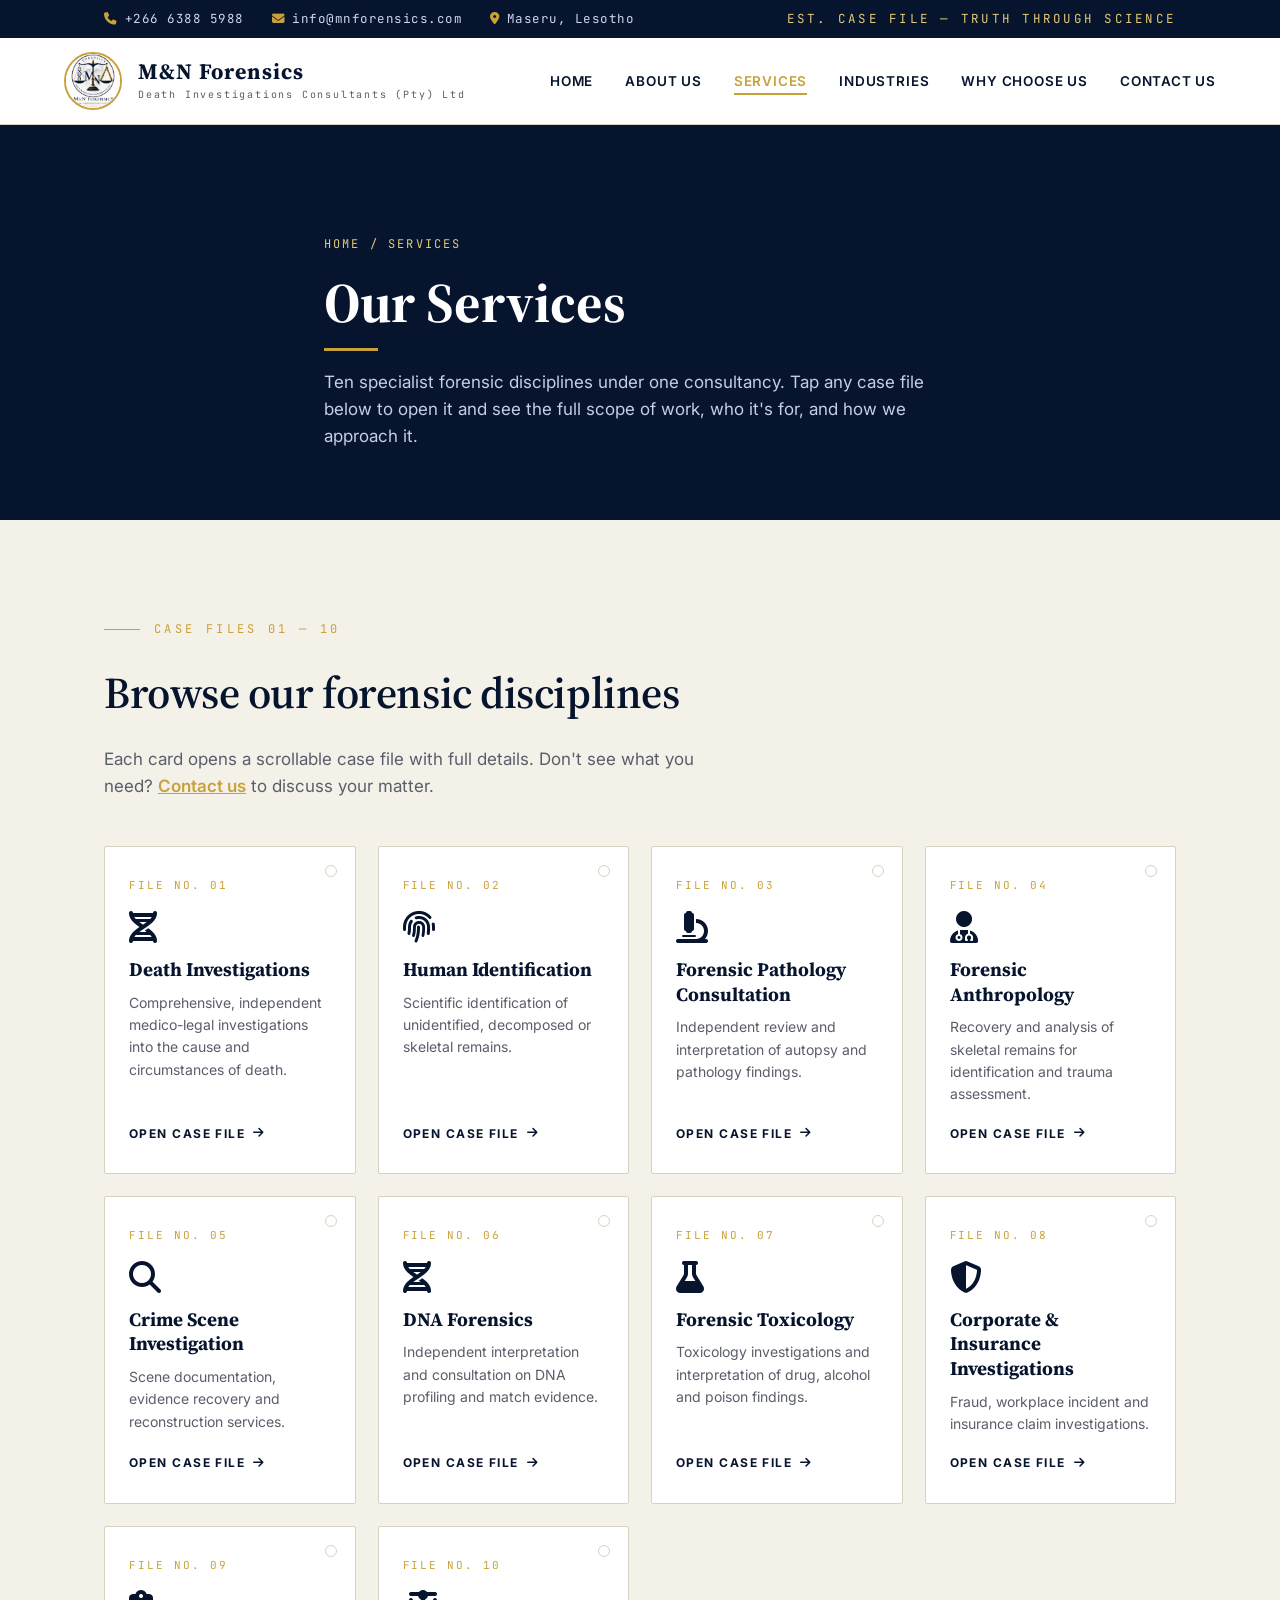
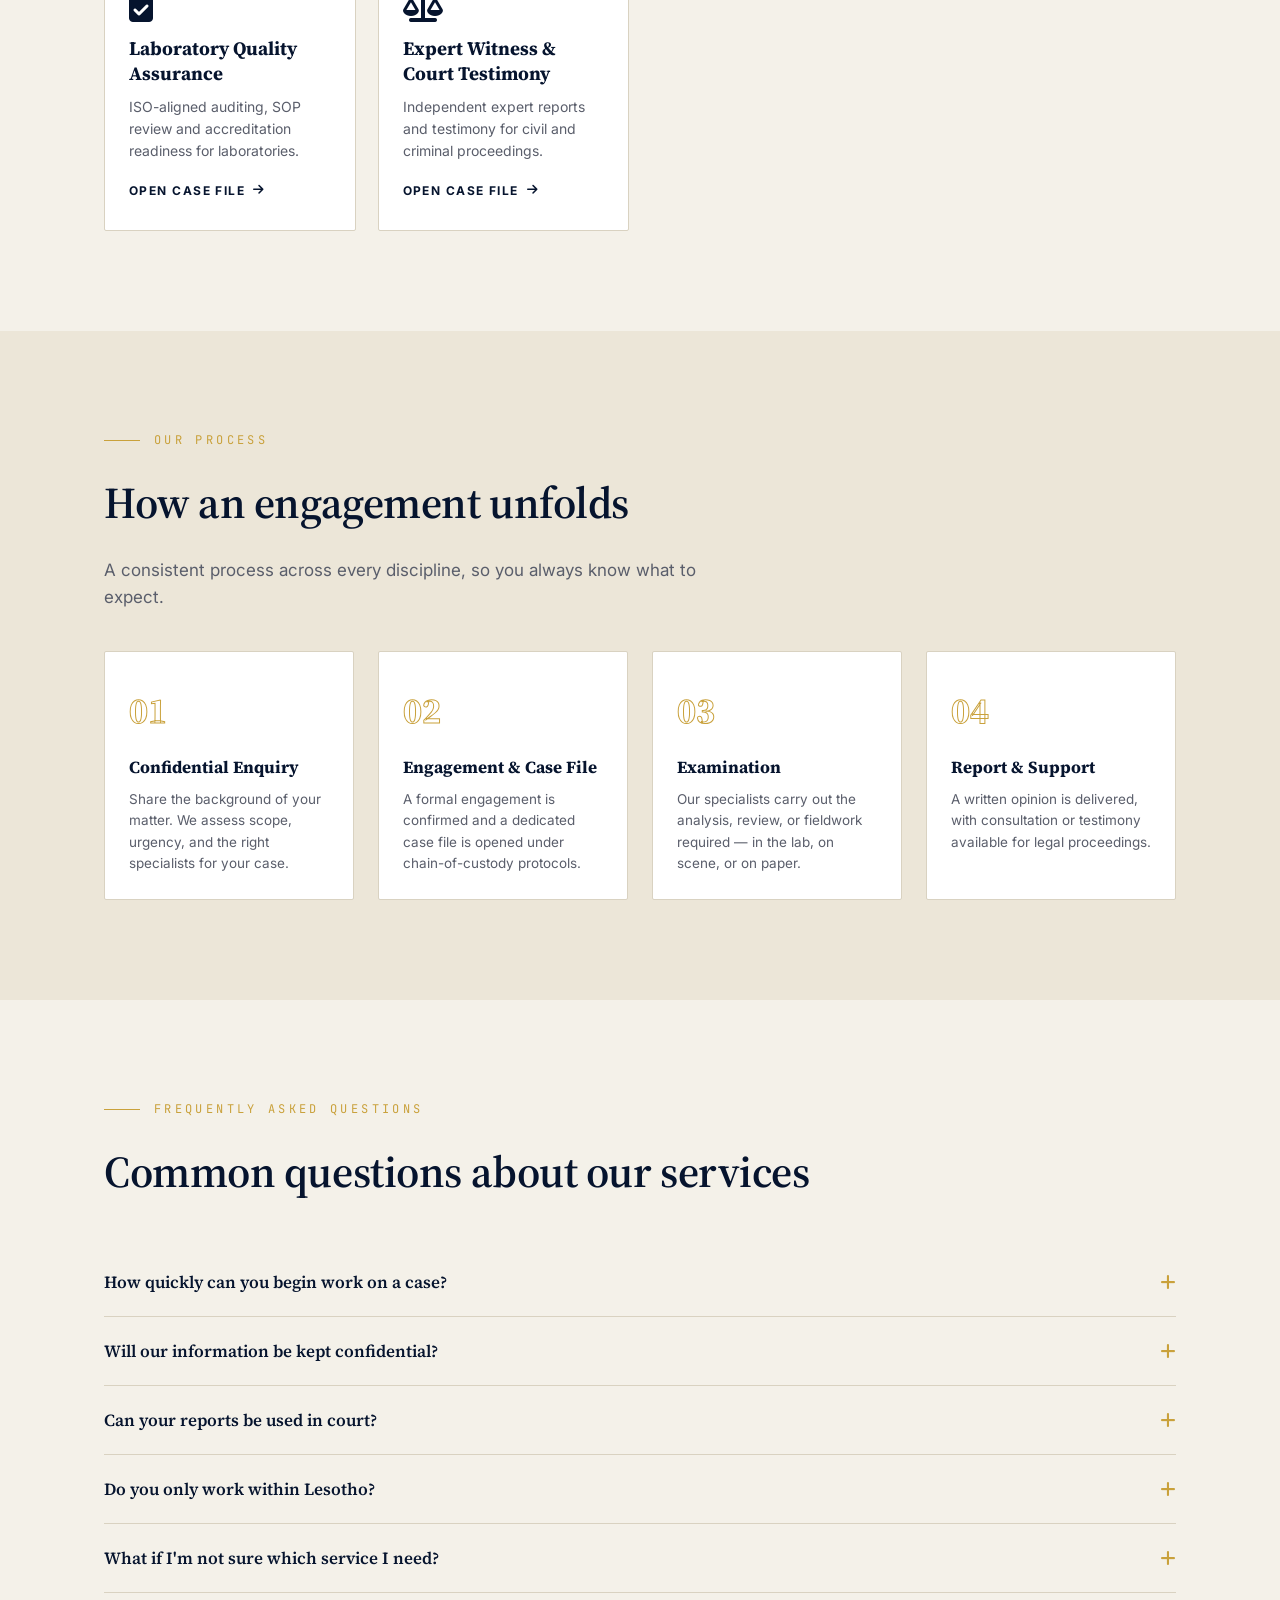
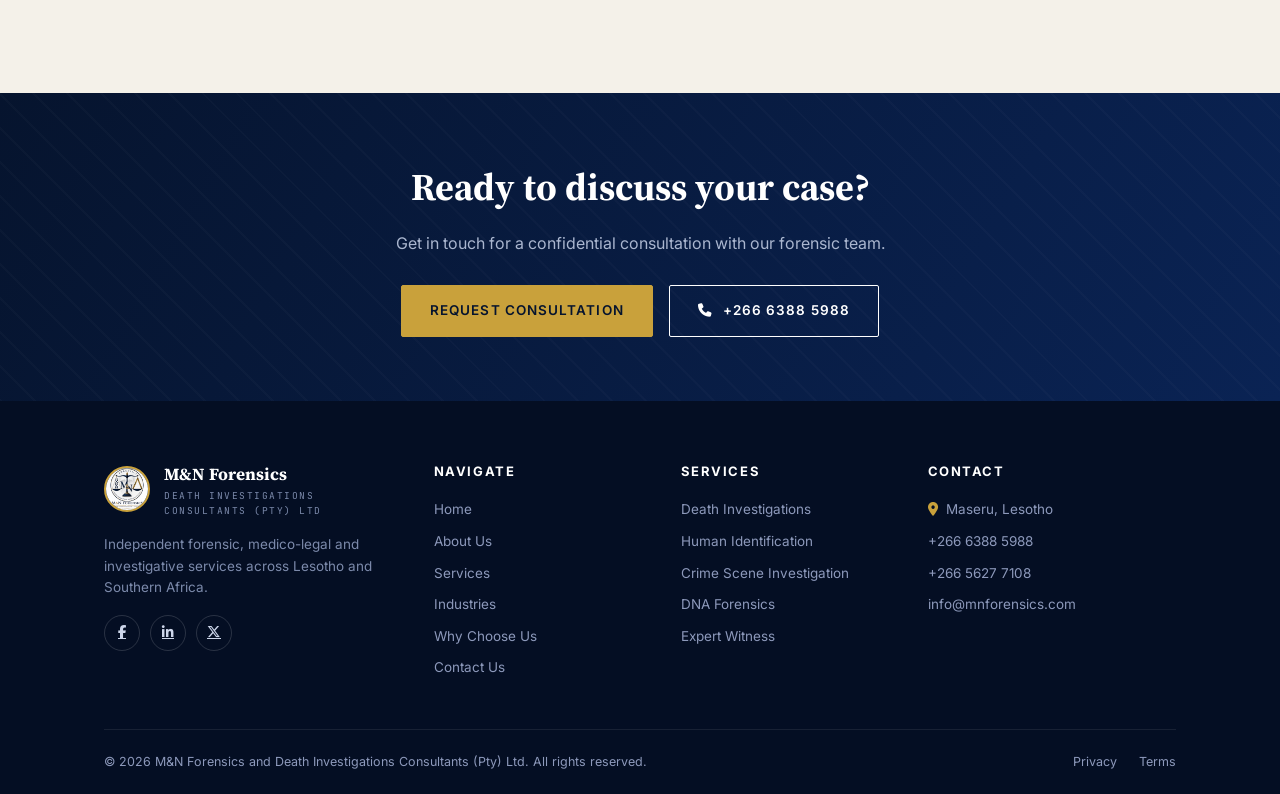
<file: services.html>
<!DOCTYPE html>
<html lang="en">
<head>
<meta charset="UTF-8">
<meta name="viewport" content="width=device-width, initial-scale=1.0">
<title>Our Services | M&amp;N Forensics</title>
<meta name="description" content="Explore the full range of forensic, medico-legal and investigative services offered by M&N Forensics and Death Investigations Consultants (Pty) Ltd.">

<link rel="stylesheet" href="https://cdnjs.cloudflare.com/ajax/libs/font-awesome/6.5.1/css/all.min.css">
<link rel="stylesheet" href="style.css">
</head>
<body>

<!-- TOP BAR -->
<div class="topbar">
  <div class="container">
    <div class="topbar-left">
      <a href="tel:+26663885988"><i class="fa-solid fa-phone"></i>+266 6388 5988</a>
      <a href="mailto:info@mnforensics.com"><i class="fa-solid fa-envelope"></i>info@mnforensics.com</a>
      <span><i class="fa-solid fa-location-dot"></i>Maseru, Lesotho</span>
    </div>
    <div class="topbar-case">EST. CASE FILE — TRUTH THROUGH SCIENCE</div>
  </div>
</div>

<!-- HEADER -->
<header>
  <div class="nav-wrap">
    <a href="index.html" class="logo">
      <img src="logo1.jpeg" alt="M&amp;N Forensics Logo">
      <div class="logo-text">
        <h1>M&amp;N Forensics</h1>
        <p>Death Investigations Consultants (Pty) Ltd</p>
      </div>
    </a>

    <nav class="main-nav">
      <ul>
        <li><a href="index.html">Home</a></li>
        <li><a href="about.html">About Us</a></li>
        <li><a href="services.html" class="active">Services</a></li>
        <li><a href="industries.html">Industries</a></li>
        <li><a href="why-us.html">Why Choose Us</a></li>
        <li><a href="contact.html">Contact Us</a></li>
      </ul>
    </nav>

    <button class="nav-toggle" aria-label="Toggle menu">
      <span></span><span></span><span></span>
    </button>
  </div>
  <div class="nav-overlay"></div>
</header>

<!-- PAGE HERO -->
<section class="page-hero">
  <div class="container page-hero-content">
    <div class="breadcrumb">Home / Services</div>
    <h2>Our Services</h2>
    <div class="gold-line"></div>
    <p>
      Ten specialist forensic disciplines under one consultancy. Tap any case file below
      to open it and see the full scope of work, who it's for, and how we approach it.
    </p>
  </div>
</section>

<!-- ALL SERVICES GRID -->
<section class="section services">
  <div class="container">

    <div class="services-head reveal">
      <div>
        <div class="eyebrow">Case Files 01 — 10</div>
        <h2 class="section-title">Browse our forensic disciplines</h2>
        <p class="section-lede">Each card opens a scrollable case file with full details. Don't see what you need? <a href="contact.html" style="color:var(--gold);font-weight:600;">Contact us</a> to discuss your matter.</p>
      </div>
    </div>

    <div class="services-grid reveal-stagger">

      <div class="service-card" data-service="death-investigations">
        <div class="case-no">File No. 01</div>
        <i class="fa-solid fa-dna"></i>
        <h3>Death Investigations</h3>
        <p>Comprehensive, independent medico-legal investigations into the cause and circumstances of death.</p>
        <div class="open-tag">Open case file <i class="fa-solid fa-arrow-right"></i></div>
      </div>

      <div class="service-card" data-service="human-identification">
        <div class="case-no">File No. 02</div>
        <i class="fa-solid fa-fingerprint"></i>
        <h3>Human Identification</h3>
        <p>Scientific identification of unidentified, decomposed or skeletal remains.</p>
        <div class="open-tag">Open case file <i class="fa-solid fa-arrow-right"></i></div>
      </div>

      <div class="service-card" data-service="forensic-pathology">
        <div class="case-no">File No. 03</div>
        <i class="fa-solid fa-microscope"></i>
        <h3>Forensic Pathology Consultation</h3>
        <p>Independent review and interpretation of autopsy and pathology findings.</p>
        <div class="open-tag">Open case file <i class="fa-solid fa-arrow-right"></i></div>
      </div>

      <div class="service-card" data-service="forensic-anthropology">
        <div class="case-no">File No. 04</div>
        <i class="fa-solid fa-user-doctor"></i>
        <h3>Forensic Anthropology</h3>
        <p>Recovery and analysis of skeletal remains for identification and trauma assessment.</p>
        <div class="open-tag">Open case file <i class="fa-solid fa-arrow-right"></i></div>
      </div>

      <div class="service-card" data-service="crime-scene">
        <div class="case-no">File No. 05</div>
        <i class="fa-solid fa-magnifying-glass"></i>
        <h3>Crime Scene Investigation</h3>
        <p>Scene documentation, evidence recovery and reconstruction services.</p>
        <div class="open-tag">Open case file <i class="fa-solid fa-arrow-right"></i></div>
      </div>

      <div class="service-card" data-service="dna-forensics">
        <div class="case-no">File No. 06</div>
        <i class="fa-solid fa-dna"></i>
        <h3>DNA Forensics</h3>
        <p>Independent interpretation and consultation on DNA profiling and match evidence.</p>
        <div class="open-tag">Open case file <i class="fa-solid fa-arrow-right"></i></div>
      </div>

      <div class="service-card" data-service="forensic-toxicology">
        <div class="case-no">File No. 07</div>
        <i class="fa-solid fa-flask"></i>
        <h3>Forensic Toxicology</h3>
        <p>Toxicology investigations and interpretation of drug, alcohol and poison findings.</p>
        <div class="open-tag">Open case file <i class="fa-solid fa-arrow-right"></i></div>
      </div>

      <div class="service-card" data-service="corporate-investigations">
        <div class="case-no">File No. 08</div>
        <i class="fa-solid fa-shield-halved"></i>
        <h3>Corporate &amp; Insurance Investigations</h3>
        <p>Fraud, workplace incident and insurance claim investigations.</p>
        <div class="open-tag">Open case file <i class="fa-solid fa-arrow-right"></i></div>
      </div>

      <div class="service-card" data-service="quality-assurance">
        <div class="case-no">File No. 09</div>
        <i class="fa-solid fa-clipboard-check"></i>
        <h3>Laboratory Quality Assurance</h3>
        <p>ISO-aligned auditing, SOP review and accreditation readiness for laboratories.</p>
        <div class="open-tag">Open case file <i class="fa-solid fa-arrow-right"></i></div>
      </div>

      <div class="service-card" data-service="expert-witness">
        <div class="case-no">File No. 10</div>
        <i class="fa-solid fa-scale-balanced"></i>
        <h3>Expert Witness &amp; Court Testimony</h3>
        <p>Independent expert reports and testimony for civil and criminal proceedings.</p>
        <div class="open-tag">Open case file <i class="fa-solid fa-arrow-right"></i></div>
      </div>

    </div>
  </div>
</section>

<!-- PROCESS -->
<section class="section section--paper2">
  <div class="container reveal">
    <div class="eyebrow">Our Process</div>
    <h2 class="section-title">How an engagement unfolds</h2>
    <p class="section-lede">A consistent process across every discipline, so you always know what to expect.</p>

    <div class="process-grid reveal-stagger">
      <div class="process-card">
        <div class="step-num">01</div>
        <h4>Confidential Enquiry</h4>
        <p>Share the background of your matter. We assess scope, urgency, and the right specialists for your case.</p>
      </div>
      <div class="process-card">
        <div class="step-num">02</div>
        <h4>Engagement &amp; Case File</h4>
        <p>A formal engagement is confirmed and a dedicated case file is opened under chain-of-custody protocols.</p>
      </div>
      <div class="process-card">
        <div class="step-num">03</div>
        <h4>Examination</h4>
        <p>Our specialists carry out the analysis, review, or fieldwork required — in the lab, on scene, or on paper.</p>
      </div>
      <div class="process-card">
        <div class="step-num">04</div>
        <h4>Report &amp; Support</h4>
        <p>A written opinion is delivered, with consultation or testimony available for legal proceedings.</p>
      </div>
    </div>
  </div>
</section>

<!-- FAQ -->
<section class="section">
  <div class="container reveal">
    <div class="eyebrow">Frequently Asked Questions</div>
    <h2 class="section-title">Common questions about our services</h2>

    <div class="faq-list">

      <div class="faq-item">
        <button class="faq-q">
          How quickly can you begin work on a case?
          <i class="fa-solid fa-plus"></i>
        </button>
        <div class="faq-a">
          <div class="faq-a-inner">
            Timelines depend on the discipline and urgency of the matter. Following an
            initial consultation, most engagements can begin within a few working days.
            Urgent matters — such as time-sensitive scene attendance — are prioritised
            and can often be arranged sooner.
          </div>
        </div>
      </div>

      <div class="faq-item">
        <button class="faq-q">
          Will our information be kept confidential?
          <i class="fa-solid fa-plus"></i>
        </button>
        <div class="faq-a">
          <div class="faq-a-inner">
            Yes. Every case file is handled under strict confidentiality and
            chain-of-custody protocols. Information is shared only with parties
            formally entitled to receive it, and findings are reported directly to
            the engaging client.
          </div>
        </div>
      </div>

      <div class="faq-item">
        <button class="faq-q">
          Can your reports be used in court?
          <i class="fa-solid fa-plus"></i>
        </button>
        <div class="faq-a">
          <div class="faq-a-inner">
            Yes. Our reports are prepared to meet the standards expected of expert
            opinion evidence, and our consultants are available to provide testimony
            in court, inquests and tribunals where required.
          </div>
        </div>
      </div>

      <div class="faq-item">
        <button class="faq-q">
          Do you only work within Lesotho?
          <i class="fa-solid fa-plus"></i>
        </button>
        <div class="faq-a">
          <div class="faq-a-inner">
            No. While we are based in Maseru, Lesotho, we provide services to clients
            across the Southern African Development Community (SADC) region and can
            travel for scene work, consultations and court appearances as required.
          </div>
        </div>
      </div>

      <div class="faq-item">
        <button class="faq-q">
          What if I'm not sure which service I need?
          <i class="fa-solid fa-plus"></i>
        </button>
        <div class="faq-a">
          <div class="faq-a-inner">
            That's completely normal. Contact us with a brief, confidential description
            of your matter and we'll advise on which discipline (or combination of
            disciplines) applies, and what the next steps would look like.
          </div>
        </div>
      </div>

    </div>
  </div>
</section>

<!-- CTA -->
<section class="cta-band">
  <div class="container cta-band-inner reveal">
    <h2>Ready to discuss your case?</h2>
    <p>Get in touch for a confidential consultation with our forensic team.</p>
    <div class="cta-actions">
      <a href="contact.html" class="btn btn-primary">Request Consultation</a>
      <a href="tel:+26663885988" class="btn btn-outline"><i class="fa-solid fa-phone"></i> +266 6388 5988</a>
    </div>
  </div>
</section>

<!-- FOOTER -->
<footer>
  <div class="container">
    <div class="footer-grid">

      <div>
        <div class="footer-brand">
          <img src="logo1.jpeg" alt="M&amp;N Forensics Logo">
          <div>
            <h3>M&amp;N Forensics</h3>
            <p>DEATH INVESTIGATIONS CONSULTANTS (PTY) LTD</p>
          </div>
        </div>
        <p style="max-width:280px;color:#7c8aab;">
          Independent forensic, medico-legal and investigative services across Lesotho and Southern Africa.
        </p>
        <div class="footer-social">
          <a href="#" aria-label="Facebook"><i class="fa-brands fa-facebook-f"></i></a>
          <a href="#" aria-label="LinkedIn"><i class="fa-brands fa-linkedin-in"></i></a>
          <a href="#" aria-label="X"><i class="fa-brands fa-x-twitter"></i></a>
        </div>
      </div>

      <div class="footer-col">
        <h4>Navigate</h4>
        <ul>
          <li><a href="index.html">Home</a></li>
          <li><a href="about.html">About Us</a></li>
          <li><a href="services.html">Services</a></li>
          <li><a href="industries.html">Industries</a></li>
          <li><a href="why-us.html">Why Choose Us</a></li>
          <li><a href="contact.html">Contact Us</a></li>
        </ul>
      </div>

      <div class="footer-col">
        <h4>Services</h4>
        <ul>
          <li><a href="services.html">Death Investigations</a></li>
          <li><a href="services.html">Human Identification</a></li>
          <li><a href="services.html">Crime Scene Investigation</a></li>
          <li><a href="services.html">DNA Forensics</a></li>
          <li><a href="services.html">Expert Witness</a></li>
        </ul>
      </div>

      <div class="footer-col">
        <h4>Contact</h4>
        <ul>
          <li><i class="fa-solid fa-location-dot" style="color:var(--gold);margin-right:8px;"></i>Maseru, Lesotho</li>
          <li><a href="tel:+26663885988">+266 6388 5988</a></li>
          <li><a href="tel:+26656277108">+266 5627 7108</a></li>
          <li><a href="mailto:info@mnforensics.com">info@mnforensics.com</a></li>
        </ul>
      </div>

    </div>

    <div class="footer-bottom">
      <div>&copy; 2026 M&amp;N Forensics and Death Investigations Consultants (Pty) Ltd. All rights reserved.</div>
      <div>
        <a href="contact.html">Privacy</a>
        <a href="contact.html">Terms</a>
      </div>
    </div>
  </div>
</footer>

<script src="script.js"></script>
</body>
</html>
</file>
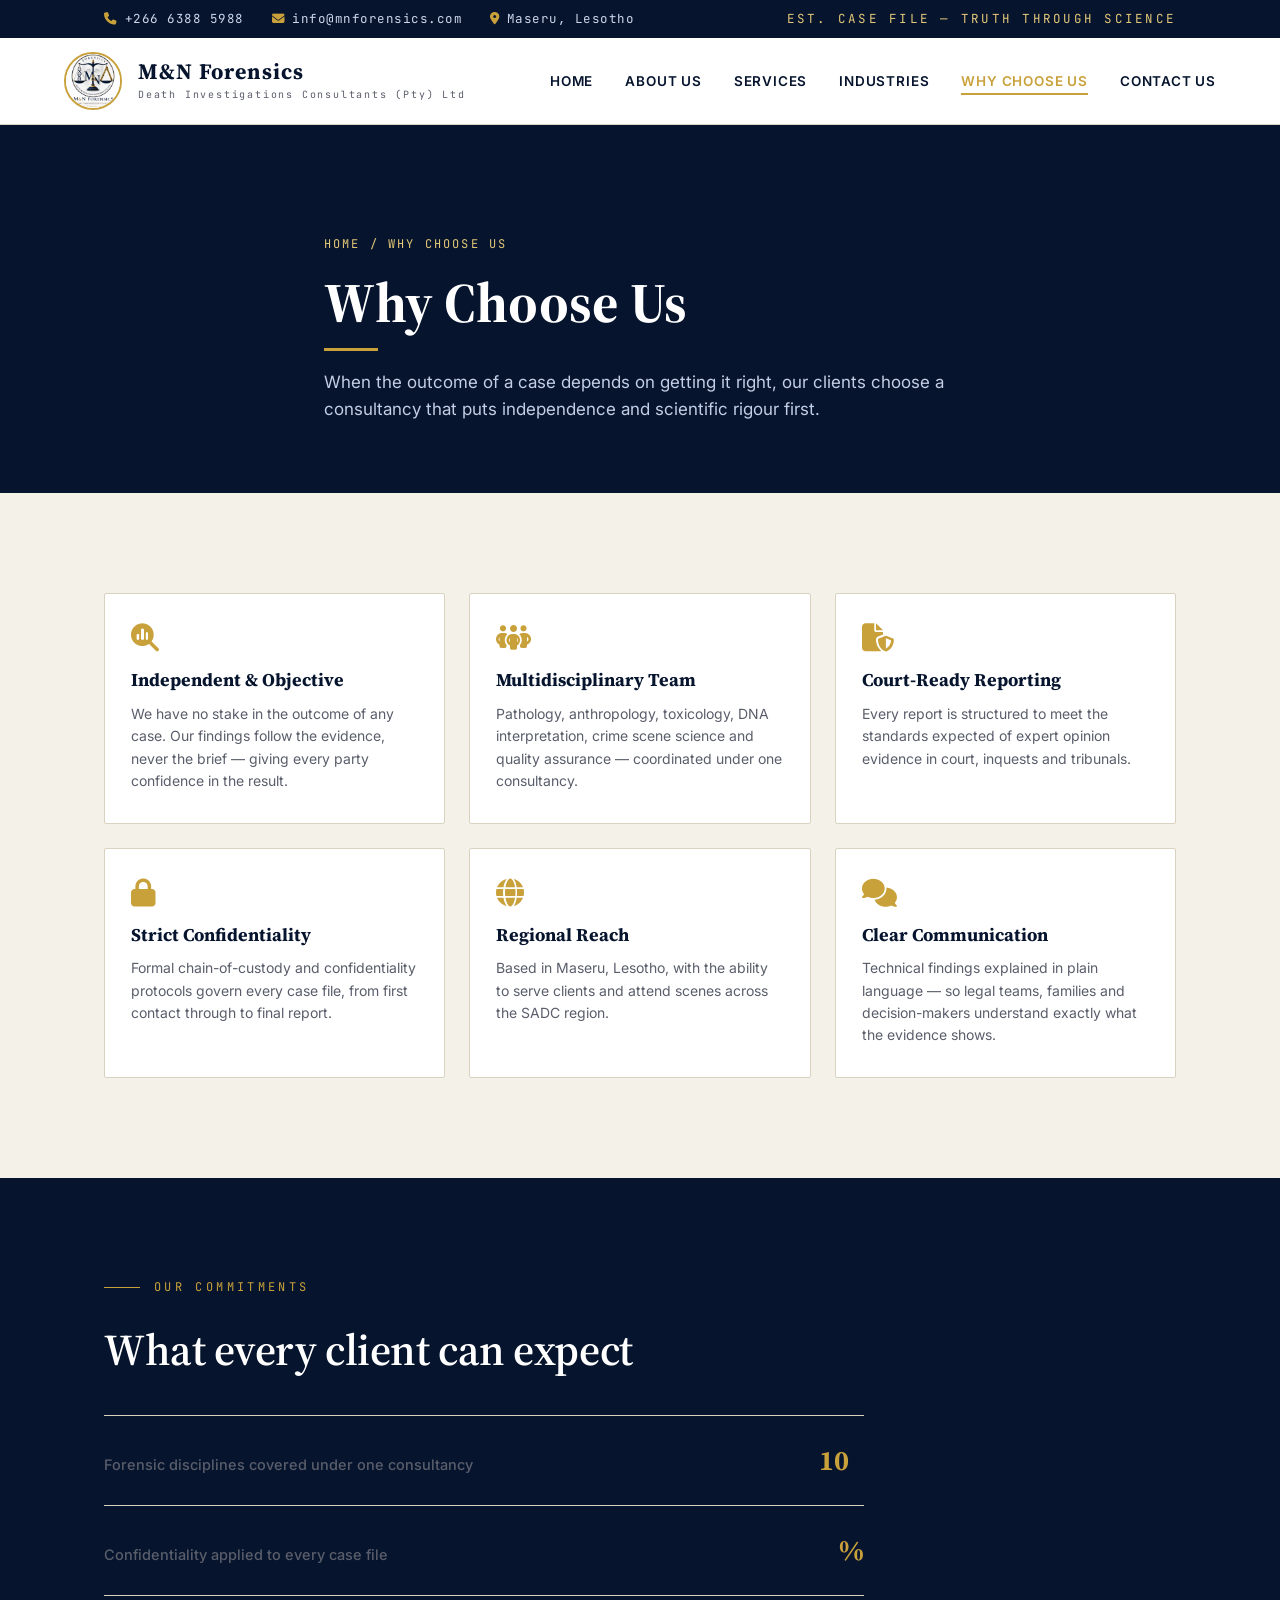
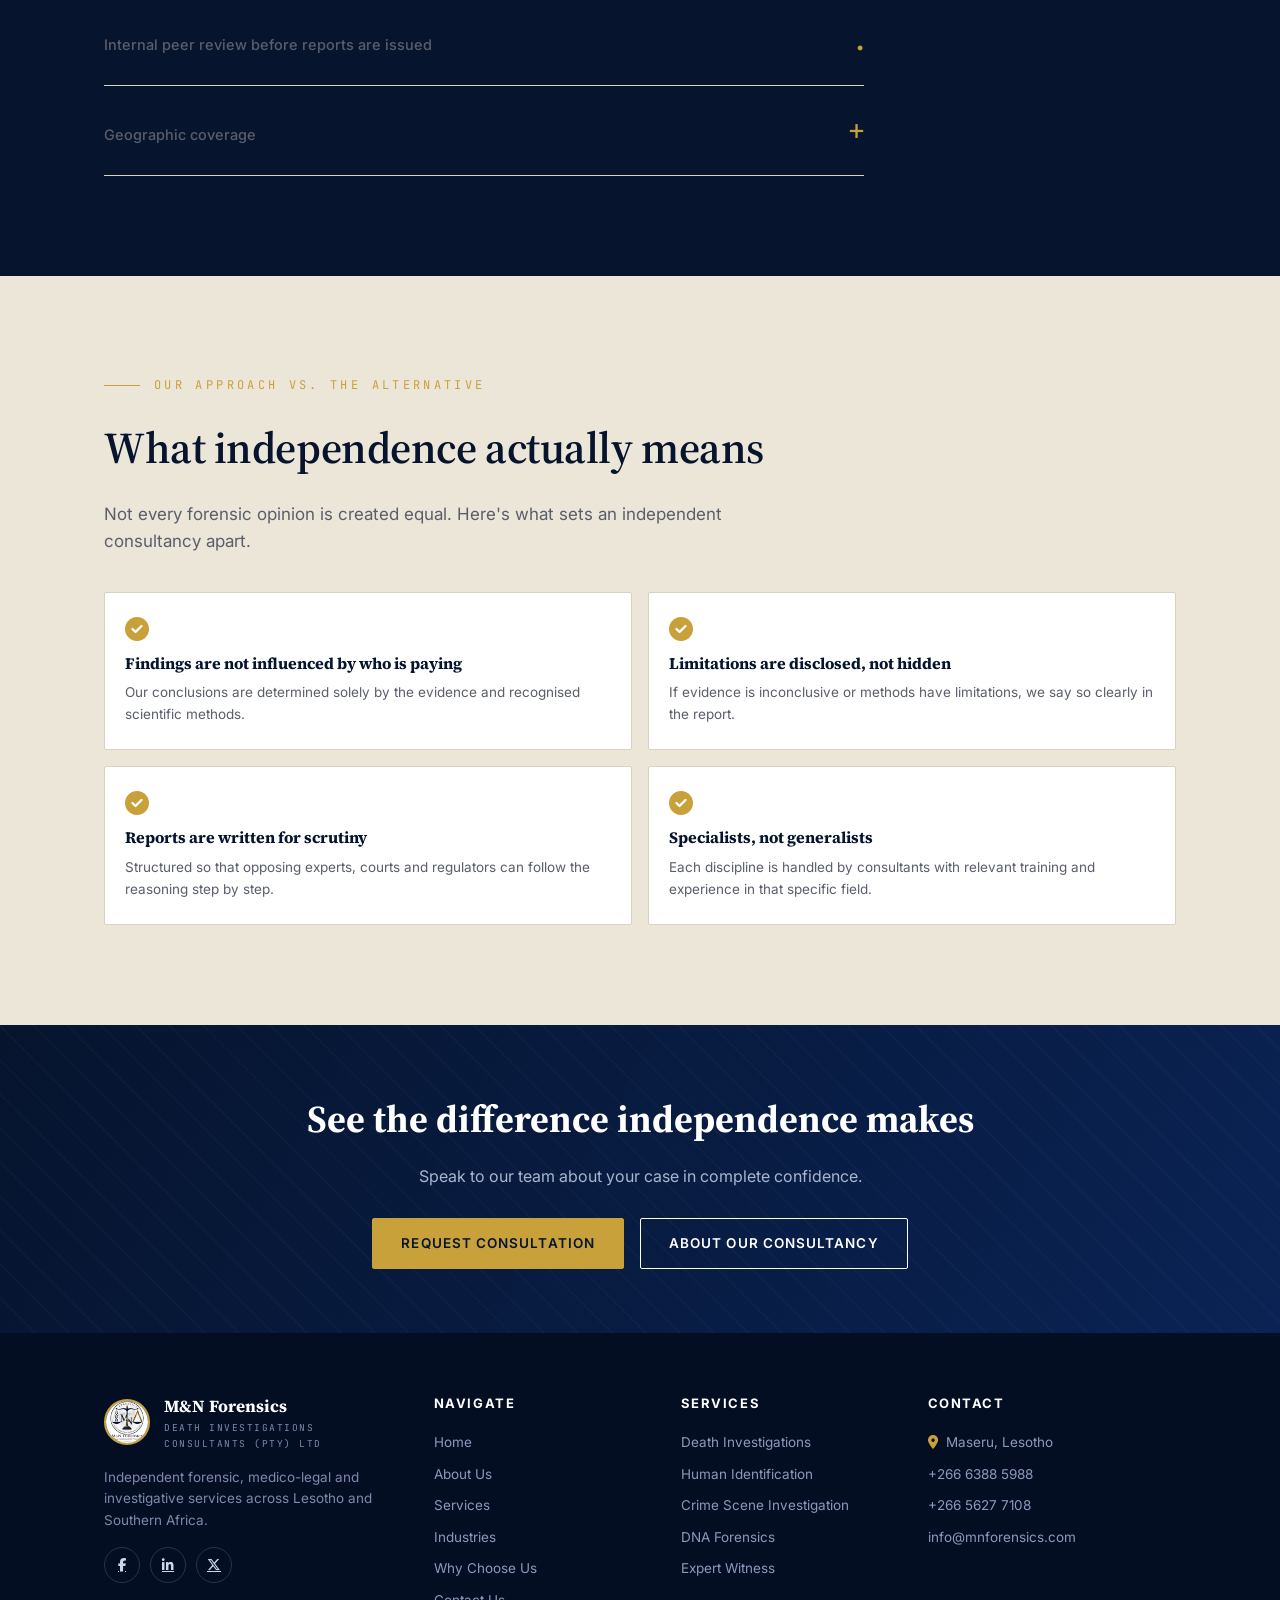
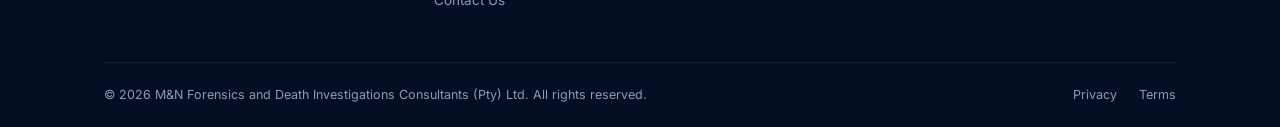
<file: why-us.html>
<!DOCTYPE html>
<html lang="en">
<head>
<meta charset="UTF-8">
<meta name="viewport" content="width=device-width, initial-scale=1.0">
<title>Why Choose Us | M&amp;N Forensics</title>
<meta name="description" content="Why clients across Lesotho and Southern Africa choose M&N Forensics for independent, objective and court-ready forensic services.">

<link rel="stylesheet" href="https://cdnjs.cloudflare.com/ajax/libs/font-awesome/6.5.1/css/all.min.css">
<link rel="stylesheet" href="style.css">
</head>
<body>

<!-- TOP BAR -->
<div class="topbar">
  <div class="container">
    <div class="topbar-left">
      <a href="tel:+26663885988"><i class="fa-solid fa-phone"></i>+266 6388 5988</a>
      <a href="mailto:info@mnforensics.com"><i class="fa-solid fa-envelope"></i>info@mnforensics.com</a>
      <span><i class="fa-solid fa-location-dot"></i>Maseru, Lesotho</span>
    </div>
    <div class="topbar-case">EST. CASE FILE — TRUTH THROUGH SCIENCE</div>
  </div>
</div>

<!-- HEADER -->
<header>
  <div class="nav-wrap">
    <a href="index.html" class="logo">
      <img src="logo1.jpeg" alt="M&amp;N Forensics Logo">
      <div class="logo-text">
        <h1>M&amp;N Forensics</h1>
        <p>Death Investigations Consultants (Pty) Ltd</p>
      </div>
    </a>

    <nav class="main-nav">
      <ul>
        <li><a href="index.html">Home</a></li>
        <li><a href="about.html">About Us</a></li>
        <li><a href="services.html">Services</a></li>
        <li><a href="industries.html">Industries</a></li>
        <li><a href="why-us.html" class="active">Why Choose Us</a></li>
        <li><a href="contact.html">Contact Us</a></li>
      </ul>
    </nav>

    <button class="nav-toggle" aria-label="Toggle menu">
      <span></span><span></span><span></span>
    </button>
  </div>
  <div class="nav-overlay"></div>
</header>

<!-- PAGE HERO -->
<section class="page-hero">
  <div class="container page-hero-content">
    <div class="breadcrumb">Home / Why Choose Us</div>
    <h2>Why Choose Us</h2>
    <div class="gold-line"></div>
    <p>
      When the outcome of a case depends on getting it right, our clients choose
      a consultancy that puts independence and scientific rigour first.
    </p>
  </div>
</section>

<!-- REASONS GRID -->
<section class="section">
  <div class="container reveal-stagger" style="display:grid;grid-template-columns:repeat(3,1fr);gap:24px;">

    <div class="value-card">
      <i class="fa-solid fa-magnifying-glass-chart"></i>
      <h4>Independent &amp; Objective</h4>
      <p>We have no stake in the outcome of any case. Our findings follow the evidence, never the brief — giving every party confidence in the result.</p>
    </div>

    <div class="value-card">
      <i class="fa-solid fa-people-group"></i>
      <h4>Multidisciplinary Team</h4>
      <p>Pathology, anthropology, toxicology, DNA interpretation, crime scene science and quality assurance — coordinated under one consultancy.</p>
    </div>

    <div class="value-card">
      <i class="fa-solid fa-file-shield"></i>
      <h4>Court-Ready Reporting</h4>
      <p>Every report is structured to meet the standards expected of expert opinion evidence in court, inquests and tribunals.</p>
    </div>

    <div class="value-card">
      <i class="fa-solid fa-lock"></i>
      <h4>Strict Confidentiality</h4>
      <p>Formal chain-of-custody and confidentiality protocols govern every case file, from first contact through to final report.</p>
    </div>

    <div class="value-card">
      <i class="fa-solid fa-globe"></i>
      <h4>Regional Reach</h4>
      <p>Based in Maseru, Lesotho, with the ability to serve clients and attend scenes across the SADC region.</p>
    </div>

    <div class="value-card">
      <i class="fa-solid fa-comments"></i>
      <h4>Clear Communication</h4>
      <p>Technical findings explained in plain language — so legal teams, families and decision-makers understand exactly what the evidence shows.</p>
    </div>

  </div>
</section>

<!-- STATS / COMMITMENTS -->
<section class="section section--dark">
  <div class="container reveal">
    <div class="eyebrow">Our Commitments</div>
    <h2 class="section-title">What every client can expect</h2>

    <div class="stat-list" style="max-width:760px;margin-top:30px;">
      <div class="stat-row">
        <span class="stat-label">Forensic disciplines covered under one consultancy</span>
        <span class="stat-value"><span class="gold">10</span>+</span>
      </div>
      <div class="stat-row">
        <span class="stat-label">Confidentiality applied to every case file</span>
        <span class="stat-value">100<span class="gold">%</span></span>
      </div>
      <div class="stat-row">
        <span class="stat-label">Internal peer review before reports are issued</span>
        <span class="stat-value">Every<span class="gold">.</span></span>
      </div>
      <div class="stat-row">
        <span class="stat-label">Geographic coverage</span>
        <span class="stat-value">SADC<span class="gold">+</span></span>
      </div>
    </div>
  </div>
</section>

<!-- COMPARISON-STYLE SECTION -->
<section class="section section--paper2">
  <div class="container reveal">
    <div class="eyebrow">Our Approach vs. The Alternative</div>
    <h2 class="section-title">What independence actually means</h2>
    <p class="section-lede" style="margin-bottom:36px;">
      Not every forensic opinion is created equal. Here's what sets an independent
      consultancy apart.
    </p>

    <div class="why-grid" style="grid-template-columns:repeat(2,1fr);">
      <div class="why-card">
        <i class="fa-solid fa-circle-check"></i>
        <h4>Findings are not influenced by who is paying</h4>
        <p>Our conclusions are determined solely by the evidence and recognised scientific methods.</p>
      </div>
      <div class="why-card">
        <i class="fa-solid fa-circle-check"></i>
        <h4>Limitations are disclosed, not hidden</h4>
        <p>If evidence is inconclusive or methods have limitations, we say so clearly in the report.</p>
      </div>
      <div class="why-card">
        <i class="fa-solid fa-circle-check"></i>
        <h4>Reports are written for scrutiny</h4>
        <p>Structured so that opposing experts, courts and regulators can follow the reasoning step by step.</p>
      </div>
      <div class="why-card">
        <i class="fa-solid fa-circle-check"></i>
        <h4>Specialists, not generalists</h4>
        <p>Each discipline is handled by consultants with relevant training and experience in that specific field.</p>
      </div>
    </div>
  </div>
</section>

<!-- CTA -->
<section class="cta-band">
  <div class="container cta-band-inner reveal">
    <h2>See the difference independence makes</h2>
    <p>Speak to our team about your case in complete confidence.</p>
    <div class="cta-actions">
      <a href="contact.html" class="btn btn-primary">Request Consultation</a>
      <a href="about.html" class="btn btn-outline">About Our Consultancy</a>
    </div>
  </div>
</section>

<!-- FOOTER -->
<footer>
  <div class="container">
    <div class="footer-grid">

      <div>
        <div class="footer-brand">
          <img src="logo1.jpeg" alt="M&amp;N Forensics Logo">
          <div>
            <h3>M&amp;N Forensics</h3>
            <p>DEATH INVESTIGATIONS CONSULTANTS (PTY) LTD</p>
          </div>
        </div>
        <p style="max-width:280px;color:#7c8aab;">
          Independent forensic, medico-legal and investigative services across Lesotho and Southern Africa.
        </p>
        <div class="footer-social">
          <a href="#" aria-label="Facebook"><i class="fa-brands fa-facebook-f"></i></a>
          <a href="#" aria-label="LinkedIn"><i class="fa-brands fa-linkedin-in"></i></a>
          <a href="#" aria-label="X"><i class="fa-brands fa-x-twitter"></i></a>
        </div>
      </div>

      <div class="footer-col">
        <h4>Navigate</h4>
        <ul>
          <li><a href="index.html">Home</a></li>
          <li><a href="about.html">About Us</a></li>
          <li><a href="services.html">Services</a></li>
          <li><a href="industries.html">Industries</a></li>
          <li><a href="why-us.html">Why Choose Us</a></li>
          <li><a href="contact.html">Contact Us</a></li>
        </ul>
      </div>

      <div class="footer-col">
        <h4>Services</h4>
        <ul>
          <li><a href="services.html">Death Investigations</a></li>
          <li><a href="services.html">Human Identification</a></li>
          <li><a href="services.html">Crime Scene Investigation</a></li>
          <li><a href="services.html">DNA Forensics</a></li>
          <li><a href="services.html">Expert Witness</a></li>
        </ul>
      </div>

      <div class="footer-col">
        <h4>Contact</h4>
        <ul>
          <li><i class="fa-solid fa-location-dot" style="color:var(--gold);margin-right:8px;"></i>Maseru, Lesotho</li>
          <li><a href="tel:+26663885988">+266 6388 5988</a></li>
          <li><a href="tel:+26656277108">+266 5627 7108</a></li>
          <li><a href="mailto:info@mnforensics.com">info@mnforensics.com</a></li>
        </ul>
      </div>

    </div>

    <div class="footer-bottom">
      <div>&copy; 2026 M&amp;N Forensics and Death Investigations Consultants (Pty) Ltd. All rights reserved.</div>
      <div>
        <a href="contact.html">Privacy</a>
        <a href="contact.html">Terms</a>
      </div>
    </div>
  </div>
</footer>

<script src="script.js"></script>
</body>
</html>
</file>
<file: style.css>
/* ============================================================
   M&N FORENSICS — SHARED STYLESHEET
   Design tokens
   ============================================================ */

@import url('https://fonts.googleapis.com/css2?family=Source+Serif+4:opsz,wght@8..60,400;8..60,600;8..60,700&family=Inter:wght@400;500;600;700&family=JetBrains+Mono:wght@400;500;600&display=swap');

:root{
  --navy:#06142e;
  --navy-2:#0c2249;
  --navy-3:#11305f;
  --gold:#c9a13b;
  --gold-soft:#e3c878;
  --paper:#f4f1e9;
  --paper-2:#ece6d8;
  --ink:#1b1d22;
  --ink-soft:#5a5e6b;
  --line:#d9d2c1;
  --red:#9c2b2b;

  --serif:'Source Serif 4', Georgia, serif;
  --sans:'Inter', Arial, sans-serif;
  --mono:'JetBrains Mono', monospace;

  --radius:2px;
  --shadow: 0 18px 45px rgba(6,20,46,.18);
}

*{margin:0;padding:0;box-sizing:border-box;}

html{scroll-behavior:smooth;}

body{
  font-family:var(--sans);
  background:var(--paper);
  color:var(--ink);
  line-height:1.6;
  -webkit-font-smoothing:antialiased;
}

img{max-width:100%;display:block;}

a{color:inherit;}

/* ============================================================
   UTILITY / SHARED LAYOUT
   ============================================================ */

.container{
  max-width:1200px;
  margin:0 auto;
  padding:0 5%;
}

.eyebrow{
  font-family:var(--mono);
  font-size:12px;
  letter-spacing:.28em;
  text-transform:uppercase;
  color:var(--gold);
  display:flex;
  align-items:center;
  gap:14px;
  margin-bottom:18px;
}

.eyebrow::before{
  content:'';
  display:block;
  width:36px;
  height:1px;
  background:var(--gold);
}

.section-title{
  font-family:var(--serif);
  font-weight:600;
  font-size:clamp(28px,4vw,44px);
  color:var(--navy);
  letter-spacing:-.01em;
  margin-bottom:18px;
}

.section-lede{
  max-width:640px;
  color:var(--ink-soft);
  font-size:17px;
}

.section{
  padding:100px 0;
}

.section--tight{
  padding:70px 0;
}

.section--dark{
  background:var(--navy);
  color:#eef1f8;
}

.section--dark .section-title{color:#fff;}
.section--dark .section-lede{color:#aab6cf;}

.section--paper2{
  background:var(--paper-2);
}

/* Reveal-on-scroll animation */
.reveal{
  opacity:0;
  transform:translateY(28px);
  transition:opacity .7s cubic-bezier(.2,.7,.2,1), transform .7s cubic-bezier(.2,.7,.2,1);
}
.reveal.is-visible{
  opacity:1;
  transform:translateY(0);
}
.reveal-stagger > *{
  opacity:0;
  transform:translateY(24px);
  transition:opacity .6s cubic-bezier(.2,.7,.2,1), transform .6s cubic-bezier(.2,.7,.2,1);
}
.reveal-stagger.is-visible > *{
  opacity:1;
  transform:translateY(0);
}
.reveal-stagger.is-visible > *:nth-child(1){transition-delay:.02s;}
.reveal-stagger.is-visible > *:nth-child(2){transition-delay:.08s;}
.reveal-stagger.is-visible > *:nth-child(3){transition-delay:.14s;}
.reveal-stagger.is-visible > *:nth-child(4){transition-delay:.20s;}
.reveal-stagger.is-visible > *:nth-child(5){transition-delay:.26s;}
.reveal-stagger.is-visible > *:nth-child(6){transition-delay:.32s;}
.reveal-stagger.is-visible > *:nth-child(7){transition-delay:.38s;}
.reveal-stagger.is-visible > *:nth-child(8){transition-delay:.44s;}

@media (prefers-reduced-motion: reduce){
  .reveal, .reveal-stagger > *{
    opacity:1 !important;
    transform:none !important;
    transition:none !important;
  }
  html{scroll-behavior:auto;}
}

/* ============================================================
   TOP BAR
   ============================================================ */

.topbar{
  background:var(--navy);
  color:#cdd6ea;
  font-family:var(--mono);
  font-size:12.5px;
  letter-spacing:.04em;
}

.topbar .container{
  display:flex;
  justify-content:space-between;
  align-items:center;
  padding:9px 5%;
  gap:30px;
  flex-wrap:wrap;
}

.topbar-left{
  display:flex;
  gap:28px;
  flex-wrap:wrap;
}

.topbar a{text-decoration:none;}
.topbar a:hover{color:var(--gold-soft);}

.topbar i{color:var(--gold);margin-right:7px;}

.topbar-case{
  color:var(--gold-soft);
  letter-spacing:.18em;
}

/* ============================================================
   HEADER / NAV
   ============================================================ */

header{
  background:#fff;
  border-bottom:1px solid var(--line);
  position:sticky;
  top:0;
  z-index:200;
}

.nav-wrap{
  display:flex;
  justify-content:space-between;
  align-items:center;
  padding:14px 5%;
  gap:24px;
}

.logo{
  display:flex;
  align-items:center;
  gap:16px;
  text-decoration:none;
  color:inherit;
}

.logo img{
  width:58px;
  height:58px;
  border-radius:50%;
  border:2px solid var(--gold);
  flex-shrink:0;
}

.logo-text h1{
  font-family:var(--serif);
  font-size:22px;
  color:var(--navy);
  letter-spacing:.04em;
  line-height:1.1;
}

.logo-text p{
  font-family:var(--mono);
  font-size:10px;
  letter-spacing:.18em;
  color:var(--ink-soft);
  margin-top:3px;
}

nav.main-nav ul{
  display:flex;
  list-style:none;
  gap:32px;
}

nav.main-nav a{
  text-decoration:none;
  color:var(--navy);
  font-weight:600;
  font-size:13.5px;
  letter-spacing:.06em;
  text-transform:uppercase;
  position:relative;
  padding-bottom:6px;
}

nav.main-nav a::after{
  content:'';
  position:absolute;
  left:0;
  bottom:0;
  width:0;
  height:2px;
  background:var(--gold);
  transition:width .25s ease;
}

nav.main-nav a:hover::after,
nav.main-nav a.active::after{
  width:100%;
}

nav.main-nav a.active{color:var(--gold);}

.nav-toggle{
  display:none;
  flex-direction:column;
  gap:5px;
  background:none;
  border:none;
  cursor:pointer;
  padding:8px;
}
.nav-toggle span{
  display:block;
  width:26px;
  height:2px;
  background:var(--navy);
}

/* ============================================================
   BUTTONS
   ============================================================ */

.btn{
  display:inline-flex;
  align-items:center;
  gap:10px;
  padding:14px 28px;
  text-decoration:none;
  border-radius:var(--radius);
  font-weight:600;
  font-size:13.5px;
  letter-spacing:.08em;
  text-transform:uppercase;
  border:1px solid transparent;
  cursor:pointer;
  transition:.25s ease;
  font-family:var(--sans);
}

.btn-primary{
  background:var(--gold);
  color:var(--navy);
  border-color:var(--gold);
}
.btn-primary:hover{
  background:var(--gold-soft);
  transform:translateY(-2px);
  box-shadow:0 10px 24px rgba(59, 80, 201, 0.35);
}

.btn-outline{
  border:1px solid rgba(255,255,255);
  color:#fff;
}
.btn-outline:hover{
  background:rgba(255,255,255,.1);
  border-color:#fff;
  transform:translateY(-2px);
}

.btn-outline-dark{
  border:1px solid var(--navy);
  color:var(--navy);
}
.btn-outline-dark:hover{
  background:var(--navy);
  color:#fff;
  transform:translateY(-2px);
}

/* ============================================================
   HERO (generic, used on subpages)
   ============================================================ */

.page-hero{
  position:relative;
  background:var(--navy);
  color:#fff;
  padding:110px 0 70px;
  overflow:hidden;
}


.page-hero-content{position:relative;z-index:1;max-width:760px;}

.page-hero h2{
  font-family:var(--serif);
  font-size:clamp(34px,5vw,56px);
  line-height:1.1;
  margin-bottom:14px;
}

.page-hero .gold-line{margin-bottom:18px;}

.page-hero p{
  font-size:17px;
  color:#c4cee5;
  max-width:640px;
}

.breadcrumb{
  font-family:var(--mono);
  font-size:12px;
  letter-spacing:.18em;
  text-transform:uppercase;
  color:var(--gold-soft);
  margin-bottom:18px;
}

/* ============================================================
   HOME HERO
   ============================================================ */

.hero{
  position:relative;
  min-height:640px;
  display:flex;
  align-items:center;
  padding:160px 0 90px;
  background:var(--navy);
  color:#fff;
  overflow:hidden;
}

.hero::before{
  content:'';
  position:absolute;
  inset:0;
  background: url('forensic.png') center/cover no-repeat;
  filter: brightness(40%);
}
.hero::after{
  content:'';
  position:absolute;
  inset:0;
  background-image:
    repeating-linear-gradient(0deg, rgba(180, 9, 9, 0.035) 0 1px, transparent 1px 42px),
    repeating-linear-gradient(90deg, rgba(141, 7, 7, 0.035) 0 1px, transparent 1px 42px);
  mask-image:linear-gradient(to bottom, rgba(33, 31, 146, 0.9), transparent 75%);
}

.hero-content{
  position:relative;
  z-index:1;
  max-width:700px;
}

.hero-tag{
  display:inline-flex;
  align-items:center;
  gap:10px;
  font-family:var(--mono);
  font-size:12px;
  letter-spacing:.28em;
  text-transform:uppercase;
  color:var(--gold-soft);
  border:1px solid rgba(227,200,120,.35);
  padding:8px 16px;
  border-radius:30px;
  margin-bottom:28px;
}

.hero h2{
  font-family:var(--serif);
  font-weight:700;
  font-size:clamp(34px,5.6vw,58px);
  line-height:1.12;
  margin-bottom:18px;
  letter-spacing:-.01em;
}

.hero h2 .accent{color:var(--gold);}

.hero h3{
  font-size:19px;
  font-weight:500;
  color:#c4cee5;
  margin-bottom:24px;
  letter-spacing:.04em;
}

.hero p{
  line-height:1.85;
  font-size:16px;
  color:#aab6cf;
  margin-bottom:36px;
  max-width:560px;
}

.hero-actions{
  display:flex;
  gap:16px;
  flex-wrap:wrap;
}

/* ============================================================
   ICON STRIP
   ============================================================ */

.icon-strip{
  background:#fff;
  border-bottom:1px solid var(--line);
  position:relative;
  z-index:2;
}

.icon-strip-inner{
  display:grid;
  grid-template-columns:repeat(8,1fr);
  margin:0 5%;
}

.icon-box{
  text-align:center;
  padding:30px 12px;
  border-right:1px solid var(--line);
  transition:.25s;
}

.icon-box:last-child{border-right:none;}

.icon-box i{
  font-size:26px;
  color:var(--navy);
  margin-bottom:12px;
  display:block;
  transition:.25s;
}

.icon-box p{
  font-size:11.5px;
  font-weight:600;
  letter-spacing:.04em;
  text-transform:uppercase;
  color:var(--ink-soft);
}

.icon-box:hover{background:var(--paper);}
.icon-box:hover i{color:var(--gold);transform:translateY(-3px);}

/* ============================================================
   ABOUT / WHO WE ARE
   ============================================================ */

.about{
  display:grid;
  grid-template-columns:1fr 1.15fr;
  gap:60px;
  align-items:center;
}

.about-media{
  position:relative;
}

.about-media img{
  border-radius:var(--radius);
  box-shadow:var(--shadow);
}

.about-media-tag{
  position:absolute;
  bottom:-22px;
  left:-22px;
  background:var(--navy);
  color:#fff;
  padding:18px 24px;
  border-radius:var(--radius);
  box-shadow:var(--shadow);
  font-family:var(--mono);
}

.about-media-tag .num{
  font-family:var(--serif);
  font-size:30px;
  color:var(--gold);
  font-weight:700;
  line-height:1;
}

.about-media-tag .lbl{
  font-size:10.5px;
  letter-spacing:.18em;
  text-transform:uppercase;
  color:#c4cee5;
  margin-top:4px;
}

.who-we-are{position:relative;}

.who-we-are p{
  color:var(--ink-soft);
  margin-bottom:18px;
  max-width:560px;
}

.gold-line{
  width:54px;
  height:3px;
  background:var(--gold);
}

.who-we-are .gold-line{margin-bottom:18px;}

.pillars{
  display:grid;
  grid-template-columns:1fr 1fr;
  gap:14px;
  margin:26px 0 30px;
  max-width:520px;
}

.pillar{
  display:flex;
  align-items:flex-start;
  gap:10px;
  font-size:14px;
  color:var(--ink);
}

.pillar i{color:var(--gold);margin-top:3px;}

/* ============================================================
   SERVICES (cards as evidence tags)
   ============================================================ */

.services{background:var(--paper);}

.services-head{
  display:flex;
  justify-content:space-between;
  align-items:flex-end;
  flex-wrap:wrap;
  gap:24px;
  margin-bottom:46px;
}

.services-grid{
  display:grid;
  grid-template-columns:repeat(4,1fr);
  gap:22px;
}

.service-card{
  background:#fff;
  border:1px solid var(--line);
  border-radius:var(--radius);
  padding:30px 24px;
  cursor:pointer;
  transition:transform .3s ease, box-shadow .3s ease, border-color .3s ease;
  position:relative;
  text-align:left;
  display:flex;
  flex-direction:column;
  min-height:230px;
}

.service-card::before{
  content:'';
  position:absolute;
  top:18px;
  right:18px;
  width:10px;
  height:10px;
  border-radius:50%;
  border:1.5px solid var(--line);
  transition:.3s;
}

.service-card:hover{
  transform:translateY(-6px);
  box-shadow:var(--shadow);
  border-color:var(--gold);
}

.service-card:hover::before{
  border-color:var(--gold);
  background:var(--gold);
}

.service-card .case-no{
  font-family:var(--mono);
  font-size:11px;
  letter-spacing:.18em;
  color:var(--gold);
  text-transform:uppercase;
  margin-bottom:16px;
}

.service-card i{
  font-size:32px;
  color:var(--navy);
  margin-bottom:14px;
  transition:.3s;
}

.service-card:hover i{color:var(--gold);}

.service-card h3{
  font-family:var(--serif);
  font-size:19px;
  color:var(--navy);
  margin-bottom:10px;
  line-height:1.3;
}

.service-card p{
  font-size:14px;
  color:var(--ink-soft);
  flex-grow:1;
}

.service-card .open-tag{
  margin-top:18px;
  font-size:12px;
  font-weight:700;
  letter-spacing:.12em;
  text-transform:uppercase;
  color:var(--navy);
  display:flex;
  align-items:center;
  gap:8px;
}

.service-card .open-tag i{
  font-size:12px;
  margin:0;
  transition:transform .3s ease;
}

.service-card:hover .open-tag i{transform:translateX(4px);}
.service-card:hover .open-tag{color:var(--gold);}

/* ============================================================
   INDUSTRIES (dark)
   ============================================================ */

.industry-grid{
  display:grid;
  grid-template-columns:repeat(4,1fr);
  gap:18px;
  margin-top:40px;
}

.industry{
  display:flex;
  align-items:center;
  gap:14px;
  padding:18px 20px;
  border:1px solid rgba(255,255,255,.1);
  border-radius:var(--radius);
  transition:.25s;
  font-size:14.5px;
  font-weight:500;
}

.industry:hover{
  background:rgba(255,255,255,.04);
  border-color:var(--gold);
  transform:translateY(-3px);
}

.industry i{
  color:var(--gold);
  font-size:20px;
  width:24px;
  text-align:center;
}

/* ============================================================
   WHY US
   ============================================================ */

.why-wrap{
  display:grid;
  grid-template-columns:1fr 1fr;
  gap:60px;
  align-items:start;
}

.why-grid{
  display:grid;
  grid-template-columns:1fr 1fr;
  gap:16px;
}

.why-card{
  padding:24px 20px;
  background:#fff;
  border:1px solid var(--line);
  border-radius:var(--radius);
  transition:.25s;
}

.why-card:hover{
  border-color:var(--gold);
  transform:translateY(-4px);
  box-shadow:var(--shadow);
}

.why-card i{
  color:var(--gold);
  font-size:24px;
  margin-bottom:10px;
  display:block;
}

.why-card h4{
  font-family:var(--serif);
  font-size:16px;
  color:var(--navy);
  margin-bottom:6px;
}

.why-card p{font-size:13.5px;color:var(--ink-soft);}

/* stat list */
.stat-list{
  display:flex;
  flex-direction:column;
  gap:0;
}

.stat-row{
  display:flex;
  justify-content:space-between;
  align-items:baseline;
  padding:22px 0;
  border-bottom:1px solid var(--line);
}

.stat-row:first-child{border-top:1px solid var(--line);}

.stat-row .stat-label{
  font-size:14.5px;
  color:var(--ink-soft);
  font-weight:500;
}

.stat-row .stat-value{
  font-family:var(--serif);
  font-size:28px;
  color:var(--navy);
  font-weight:700;
}

.stat-row .stat-value .gold{color:var(--gold);}

/* ============================================================
   CTA BAND
   ============================================================ */

.cta-band{
  background:linear-gradient(120deg, var(--navy), #0a2354);
  color:#fff;
  padding:64px 0;
  text-align:center;
  position:relative;
  overflow:hidden;
}

.cta-band::before{
  content:'';
  position:absolute;
  inset:0;
  background-image:repeating-linear-gradient(45deg, rgba(255,255,255,.02) 0 2px, transparent 2px 24px);
}

.cta-band-inner{position:relative;z-index:1;}

.cta-band h2{
  font-family:var(--serif);
  font-size:clamp(26px,4vw,38px);
  margin-bottom:14px;
}

.cta-band p{
  color:#aab6cf;
  margin-bottom:28px;
  max-width:520px;
  margin-left:auto;
  margin-right:auto;
}

.cta-actions{
  display:flex;
  gap:16px;
  justify-content:center;
  flex-wrap:wrap;
}

/* ============================================================
   CONTACT
   ============================================================ */

.contact{
  background:var(--navy);
  color:#fff;
}

.contact .section-title{color:#fff;}

.contact-wrapper{
  display:grid;
  grid-template-columns:1fr 1.2fr;
  gap:60px;
}

.contact-info-list{
  margin-top:28px;
  display:flex;
  flex-direction:column;
  gap:22px;
}

.contact-info-item{
  display:flex;
  gap:16px;
  align-items:flex-start;
}

.contact-info-item i{
  color:var(--gold);
  font-size:20px;
  width:26px;
  margin-top:3px;
}

.contact-info-item h4{
  font-size:14px;
  letter-spacing:.08em;
  text-transform:uppercase;
  color:var(--gold-soft);
  margin-bottom:4px;
}

.contact-info-item p,
.contact-info-item a{
  color:#c4cee5;
  font-size:15px;
  text-decoration:none;
}

.contact-info-item a:hover{color:var(--gold-soft);}

.hours-table{
  margin-top:30px;
  border-top:1px solid rgba(255,255,255,.12);
  padding-top:20px;
}

.hours-row{
  display:flex;
  justify-content:space-between;
  font-size:13.5px;
  padding:6px 0;
  color:#aab6cf;
}

.hours-row span:last-child{color:#fff;font-weight:600;}

form.contact-form{
  background:rgba(255,255,255,.04);
  border:1px solid rgba(255,255,255,.1);
  border-radius:var(--radius);
  padding:36px;
}

.form-row{
  display:grid;
  grid-template-columns:1fr 1fr;
  gap:16px;
}

form.contact-form label{
  display:block;
  font-size:12px;
  letter-spacing:.12em;
  text-transform:uppercase;
  color:var(--gold-soft);
  margin-bottom:8px;
  font-weight:600;
}

form.contact-form input,
form.contact-form select,
form.contact-form textarea{
  width:100%;
  padding:13px 14px;
  margin-bottom:18px;
  border:1px solid rgba(255,255,255,.15);
  border-radius:var(--radius);
  background:rgba(255,255,255,.05);
  color:#fff;
  font-family:var(--sans);
  font-size:14.5px;
  transition:.2s;
}

form.contact-form input::placeholder,
form.contact-form textarea::placeholder{color:#7c8aab;}

form.contact-form input:focus,
form.contact-form select:focus,
form.contact-form textarea:focus{
  outline:none;
  border-color:var(--gold);
  background:rgba(255,255,255,.08);
}

form.contact-form select{
  color:#fff;
}
form.contact-form select option{color:#222;}

form.contact-form button{
  background:var(--gold);
  border:none;
  padding:15px 38px;
  color:var(--navy);
  font-weight:700;
  letter-spacing:.08em;
  text-transform:uppercase;
  font-size:13.5px;
  border-radius:var(--radius);
  cursor:pointer;
  transition:.25s;
}

form.contact-form button:hover{
  background:var(--gold-soft);
  transform:translateY(-2px);
  box-shadow:0 10px 24px rgba(201,161,59,.3);
}

.form-note{
  font-size:12.5px;
  color:#7c8aab;
  margin-top:-4px;
}

.form-success{
  display:none;
  background:rgba(201,161,59,.12);
  border:1px solid var(--gold);
  color:var(--gold-soft);
  padding:14px 18px;
  border-radius:var(--radius);
  font-size:14px;
  margin-bottom:18px;
  align-items:center;
  gap:10px;
}
.form-success.show{display:flex;}

.map-embed{
  margin-top:30px;
  border:1px solid rgba(255,255,255,.12);
  border-radius:var(--radius);
  overflow:hidden;
  filter:grayscale(.3) contrast(1.1);
}

.map-embed iframe{
  width:100%;
  height:260px;
  border:0;
  display:block;
}

/* ============================================================
   FOOTER
   ============================================================ */

footer{
  background:#040e23;
  color:#8d99bb;
  padding:60px 0 0;
  font-size:13.5px;
}

.footer-grid{
  display:grid;
  grid-template-columns:1.4fr 1fr 1fr 1.2fr;
  gap:40px;
  padding-bottom:40px;
  border-bottom:1px solid rgba(255,255,255,.08);
}

.footer-brand{
  display:flex;
  align-items:center;
  gap:14px;
  margin-bottom:16px;
}

.footer-brand img{
  width:46px;height:46px;border-radius:50%;
  border:2px solid var(--gold);
}

.footer-brand h3{
  font-family:var(--serif);
  font-size:17px;
  color:#fff;
}

.footer-brand p{
  font-family:var(--mono);
  font-size:9.5px;
  letter-spacing:.16em;
  color:#7c8aab;
}

.footer-col h4{
  color:#fff;
  font-size:13px;
  letter-spacing:.12em;
  text-transform:uppercase;
  margin-bottom:18px;
}

.footer-col ul{list-style:none;}
.footer-col li{margin-bottom:10px;}
.footer-col a{
  color:#8d99bb;
  text-decoration:none;
  transition:.2s;
}
.footer-col a:hover{color:var(--gold-soft);padding-left:3px;}

.footer-social{
  display:flex;
  gap:10px;
  margin-top:16px;
}

.footer-social a{
  width:36px;height:36px;
  display:flex;align-items:center;justify-content:center;
  border:1px solid rgba(255,255,255,.15);
  border-radius:50%;
  color:#cdd6ea;
  transition:.25s;
}

.footer-social a:hover{
  background:var(--gold);
  border-color:var(--gold);
  color:var(--navy);
}

.footer-bottom{
  padding:22px 0;
  display:flex;
  justify-content:space-between;
  flex-wrap:wrap;
  gap:12px;
  font-size:12.5px;
}

.footer-bottom a{color:#8d99bb;text-decoration:none;margin-left:18px;}
.footer-bottom a:hover{color:var(--gold-soft);}

/* ============================================================
   SERVICE MODAL (popup boxes) — "Case File" treatment
   ============================================================ */

.modal-overlay{
  position:fixed;
  inset:0;
  background:rgba(4,10,24,.72);
  backdrop-filter:blur(4px);
  display:flex;
  align-items:center;
  justify-content:center;
  z-index:1000;
  opacity:0;
  visibility:hidden;
  transition:opacity .35s ease, visibility .35s ease;
  padding:24px;
}

.modal-overlay.active{
  opacity:1;
  visibility:visible;
}

.modal-box{
  background:var(--paper);
  width:100%;
  max-width:680px;
  max-height:84vh;
  border-radius:6px;
  position:relative;
  box-shadow:0 30px 80px rgba(0,0,0,.45);
  transform:translateY(40px) scale(.96);
  opacity:0;
  transition:transform .4s cubic-bezier(.2,.8,.2,1), opacity .4s ease;
  display:flex;
  flex-direction:column;
  overflow:hidden;
  border:1px solid var(--line);
}

.modal-overlay.active .modal-box{
  transform:translateY(0) scale(1);
  opacity:1;
}

.modal-header{
  background:var(--navy);
  color:#fff;
  padding:26px 30px;
  position:relative;
  flex-shrink:0;
  overflow:hidden;
}

.modal-header::before{
  content:'';
  position:absolute;
  inset:0;
  background-image:repeating-linear-gradient(135deg, rgba(255,255,255,.03) 0 2px, transparent 2px 18px);
}

.modal-header-inner{position:relative;z-index:1;}

.modal-case-no{
  font-family:var(--mono);
  font-size:11px;
  letter-spacing:.24em;
  text-transform:uppercase;
  color:var(--gold-soft);
  margin-bottom:8px;
}

.modal-header h2{
  font-family:var(--serif);
  font-size:26px;
  font-weight:700;
  padding-right:36px;
}

.modal-stamp{
  position:absolute;
  top:24px;
  right:60px;
  border:2px solid var(--red);
  color:var(--red);
  font-family:var(--mono);
  font-weight:700;
  font-size:10px;
  letter-spacing:.2em;
  padding:5px 10px;
  transform:rotate(8deg);
  border-radius:3px;
  opacity:.85;
  background:rgba(255,255,255,.04);
}

.modal-close{
  position:absolute;
  top:22px;
  right:22px;
  background:rgba(255,255,255,.08);
  border:1px solid rgba(255,255,255,.18);
  color:#fff;
  width:34px;
  height:34px;
  border-radius:50%;
  display:flex;
  align-items:center;
  justify-content:center;
  cursor:pointer;
  font-size:15px;
  transition:.2s;
  z-index:2;
}

.modal-close:hover{
  background:var(--gold);
  color:var(--navy);
  border-color:var(--gold);
  transform:rotate(90deg);
}

.modal-body{
  padding:30px 32px 36px;
  overflow-y:auto;
  flex-grow:1;
  scrollbar-width:thin;
  scrollbar-color:var(--gold) transparent;
}

.modal-body::-webkit-scrollbar{width:6px;}
.modal-body::-webkit-scrollbar-thumb{background:var(--gold);border-radius:3px;}
.modal-body::-webkit-scrollbar-track{background:transparent;}

.modal-body .gold-line{margin-bottom:16px;}

.modal-body h3{
  font-family:var(--serif);
  color:var(--navy);
  font-size:18px;
  margin:22px 0 10px;
}

.modal-body h3:first-of-type{margin-top:0;}

.modal-body p{
  color:var(--ink-soft);
  font-size:15px;
  margin-bottom:12px;
}

.modal-body ul{
  list-style:none;
  display:flex;
  flex-direction:column;
  gap:8px;
  margin:6px 0 16px;
}

.modal-body ul li{
  font-size:14.5px;
  color:var(--ink);
  display:flex;
  align-items:flex-start;
  gap:10px;
}

.modal-body ul li::before{
  content:'\f00c';
  font-family:'Font Awesome 6 Free';
  font-weight:900;
  color:var(--gold);
  font-size:11px;
  margin-top:3px;
}

.modal-footer-cta{
  margin-top:24px;
  padding-top:20px;
  border-top:1px solid var(--line);
  display:flex;
  align-items:center;
  justify-content:space-between;
  flex-wrap:wrap;
  gap:14px;
}

.modal-footer-cta p{
  margin:0;
  font-size:13px;
  color:var(--ink-soft);
}

body.modal-open{overflow:hidden;}

/* ============================================================
   PAGE-SPECIFIC: TEAM / VALUES / TIMELINE (about page)
   ============================================================ */

.values-grid{
  display:grid;
  grid-template-columns:repeat(3,1fr);
  gap:24px;
  margin-top:40px;
}

.value-card{
  padding:30px 26px;
  border:1px solid var(--line);
  border-radius:var(--radius);
  background:#fff;
  transition:.25s;
}

.value-card:hover{
  border-color:var(--gold);
  transform:translateY(-5px);
  box-shadow:var(--shadow);
}

.value-card i{
  font-size:28px;
  color:var(--gold);
  margin-bottom:14px;
  display:block;
}

.value-card h4{
  font-family:var(--serif);
  color:var(--navy);
  font-size:18px;
  margin-bottom:8px;
}

.value-card p{color:var(--ink-soft);font-size:14px;}

.timeline{
  margin-top:50px;
  position:relative;
  padding-left:34px;
  border-left:2px solid var(--line);
}

.timeline-item{
  position:relative;
  padding-bottom:36px;
}

.timeline-item:last-child{padding-bottom:0;}

.timeline-item::before{
  content:'';
  position:absolute;
  left:-41px;
  top:4px;
  width:14px;
  height:14px;
  border-radius:50%;
  background:var(--gold);
  border:3px solid var(--paper);
  box-shadow:0 0 0 2px var(--gold);
}

.timeline-item .t-year{
  font-family:var(--mono);
  color:var(--gold);
  font-size:13px;
  letter-spacing:.12em;
  margin-bottom:4px;
}

.timeline-item h4{
  font-family:var(--serif);
  color:var(--navy);
  font-size:18px;
  margin-bottom:6px;
}

.timeline-item p{color:var(--ink-soft);font-size:14px;}

/* ============================================================
   ACCREDITATION STRIP
   ============================================================ */

.accred-strip{
  background:var(--paper-2);
  border-top:1px solid var(--line);
  border-bottom:1px solid var(--line);
  padding:36px 0;
}

.accred-strip .container{
  display:flex;
  justify-content:space-around;
  align-items:center;
  flex-wrap:wrap;
  gap:24px;
  text-align:center;
}

.accred-item{
  display:flex;
  flex-direction:column;
  align-items:center;
  gap:8px;
  color:var(--ink-soft);
  font-size:12px;
  letter-spacing:.1em;
  text-transform:uppercase;
  font-weight:600;
}

.accred-item i{font-size:26px;color:var(--navy);}

/* ============================================================
   FAQ (services / contact)
   ============================================================ */

.faq-list{margin-top:40px;}

.faq-item{
  border-bottom:1px solid var(--line);
}

.faq-q{
  width:100%;
  background:none;
  border:none;
  text-align:left;
  padding:22px 0;
  display:flex;
  justify-content:space-between;
  align-items:center;
  cursor:pointer;
  font-family:var(--serif);
  font-size:17px;
  color:var(--navy);
  font-weight:600;
}

.faq-q i{
  color:var(--gold);
  transition:transform .3s ease;
  flex-shrink:0;
  margin-left:14px;
}

.faq-item.open .faq-q i{transform:rotate(45deg);}

.faq-a{
  max-height:0;
  overflow:hidden;
  transition:max-height .35s ease;
}

.faq-a-inner{
  padding:0 0 22px;
  color:var(--ink-soft);
  font-size:14.5px;
  max-width:760px;
}

/* ============================================================
   PROCESS STEPS (services page)
   ============================================================ */

.process-grid{
  display:grid;
  grid-template-columns:repeat(4,1fr);
  gap:24px;
  margin-top:40px;
  counter-reset:step;
}

.process-card{
  position:relative;
  padding:30px 24px 24px;
  background:#fff;
  border:1px solid var(--line);
  border-radius:var(--radius);
}

.process-card .step-num{
  font-family:var(--serif);
  font-size:36px;
  font-weight:700;
  color:var(--paper-2);
  -webkit-text-stroke:1px var(--gold);
  -webkit-text-fill-color:transparent;
  margin-bottom:14px;
}

.process-card h4{
  font-family:var(--serif);
  color:var(--navy);
  font-size:17px;
  margin-bottom:8px;
}

.process-card p{color:var(--ink-soft);font-size:13.5px;}

/* ============================================================
   RESPONSIVE
   ============================================================ */

@media(max-width:1024px){
  .icon-strip-inner{grid-template-columns:repeat(4,1fr);}
  .icon-box:nth-child(4){border-right:none;}
  .services-grid{grid-template-columns:repeat(2,1fr);}
  .industry-grid{grid-template-columns:repeat(2,1fr);}
  .about{grid-template-columns:1fr;}
  .why-wrap{grid-template-columns:1fr;gap:40px;}
  .contact-wrapper{grid-template-columns:1fr;}
  .values-grid{grid-template-columns:repeat(2,1fr);}
  .process-grid{grid-template-columns:repeat(2,1fr);}
  .footer-grid{grid-template-columns:1fr 1fr;gap:34px;}
}

@media(max-width:860px){
  nav.main-nav{
    position:fixed;
    top:0;right:0;
    height:100vh;
    width:78%;
    max-width:340px;
    background:var(--navy);
    transform:translateX(100%);
    transition:transform .35s ease;
    z-index:300;
    padding:100px 30px;
  }
  nav.main-nav.open{transform:translateX(0);}
  nav.main-nav ul{
    flex-direction:column;
    gap:26px;
  }
  nav.main-nav a{color:#fff;font-size:15px;}
  nav.main-nav a::after{background:var(--gold);}
  .nav-toggle{display:flex;}
  .nav-overlay{
    position:fixed;inset:0;
    background:rgba(0,0,0,.45);
    z-index:250;
    opacity:0;
    visibility:hidden;
    transition:.3s;
  }
  .nav-overlay.open{opacity:1;visibility:visible;}
}

@media(max-width:768px){
  .icon-strip-inner{grid-template-columns:repeat(2,1fr);}
  .icon-box:nth-child(2n){border-right:none;}
  .services-grid{grid-template-columns:1fr;}
  .industry-grid{grid-template-columns:1fr;}
  .why-grid{grid-template-columns:1fr;}
  .form-row{grid-template-columns:1fr;}
  .values-grid{grid-template-columns:1fr;}
  .process-grid{grid-template-columns:1fr;}
  .footer-grid{grid-template-columns:1fr;text-align:left;}
  .topbar .container{justify-content:center;text-align:center;}
  .modal-stamp{display:none;}
  .modal-header h2{font-size:21px;}
  .accred-strip .container{justify-content:space-between;}
}
</file>
